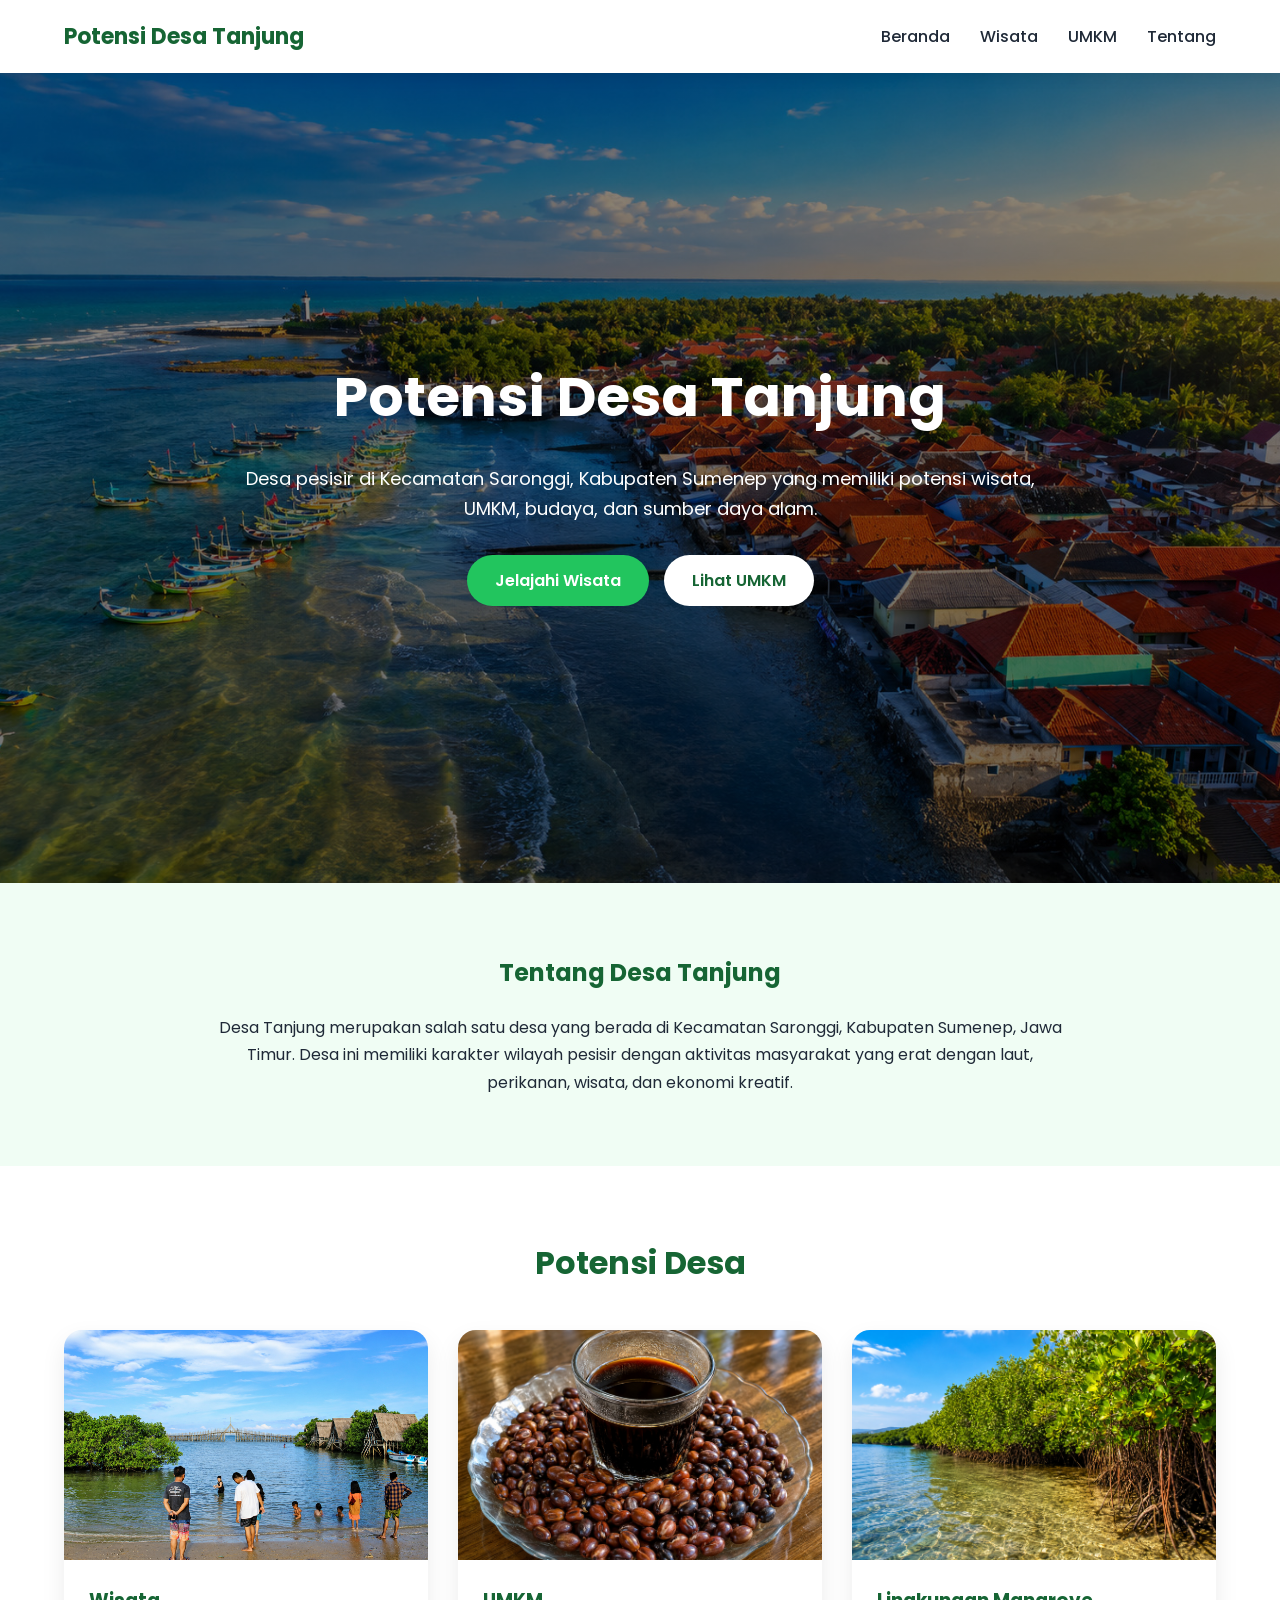
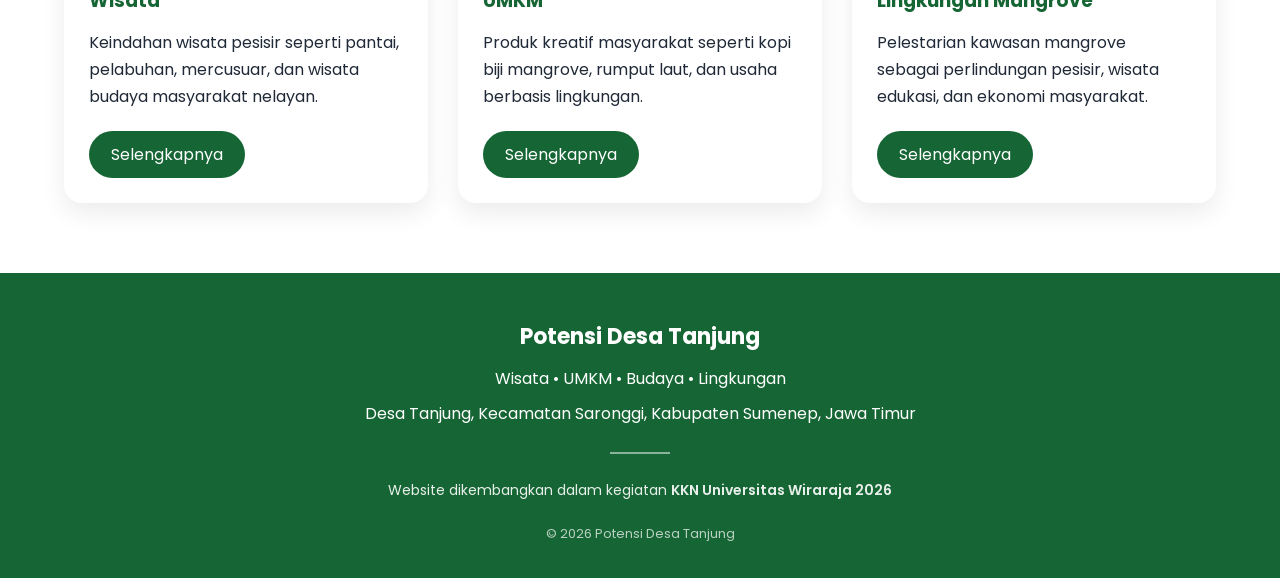
<file: index.html>
<!DOCTYPE html>
<html lang="id">
<head>
    <meta charset="UTF-8">
    <meta name="viewport" content="width=device-width, initial-scale=1.0">
    

    <title>Potensi Desa Tanjung</title>

    <link rel="preconnect" href="https://fonts.googleapis.com">
    <link rel="preconnect" href="https://fonts.gstatic.com" crossorigin>
    <link href="https://fonts.googleapis.com/css2?family=Poppins:wght@300;400;500;600;700&display=swap" rel="stylesheet">

    <link rel="stylesheet" href="css/style.css">
</head>

<body>

<!-- NAVBAR -->
<header>
    <nav class="navbar">

        <div class="logo">
            Potensi Desa Tanjung
        </div>

        <div class="menu-toggle" id="menu-toggle">
            ☰
        </div>

        <ul class="nav-menu" id="nav-menu">
            <li><a href="index.html">Beranda</a></li>
            <li><a href="wisata.html">Wisata</a></li>
            <li><a href="umkm.html">UMKM</a></li>
            <li><a href="tentang.html">Tentang</a></li>
        </ul>

    </nav>
</header>


<!-- HERO SECTION -->
<section class="hero">

    <img src="assets/desa.jpg" 
         alt="Desa Tanjung"
         class="hero-image">

    <div class="hero-overlay"></div>

    <div class="hero-content">

        <h1>
            Potensi Desa Tanjung
        </h1>

        <p>
            Desa pesisir di Kecamatan Saronggi,
            Kabupaten Sumenep 
            yang memiliki potensi wisata, UMKM, budaya,
            dan sumber daya alam.
        </p>


        <div class="hero-button">

            <a href="wisata.html" class="btn-primary">
                Jelajahi Wisata
            </a>

            <a href="umkm.html" class="btn-secondary">
                Lihat UMKM
            </a>

        </div>

    </div>

</section>



<!-- TENTANG SINGKAT -->
<section class="section about">

    <div class="container reveal">

        <h2>
            Tentang Desa Tanjung
        </h2>


        <p>
            Desa Tanjung merupakan salah satu desa yang berada di Kecamatan 
            Saronggi, Kabupaten Sumenep, Jawa Timur. Desa ini memiliki karakter 
            wilayah pesisir dengan aktivitas masyarakat yang erat dengan laut, 
            perikanan, wisata, dan ekonomi kreatif.
        </p>

    </div>

</section>



<!-- POTENSI DESA -->
<section class="section">

<div class="container">


<h2 class="section-title reveal">
    Potensi Desa
</h2>


<div class="card-container">


<!-- CARD 1 -->
<div class="card reveal">

    <img src="assets/wisata/kasoghi.jpg"
         alt="Wisata Desa Tanjung">

    <div class="card-content">

        <h3>
            Wisata
        </h3>

        <p>
            Keindahan wisata pesisir seperti pantai, pelabuhan,
            mercusuar, dan wisata budaya masyarakat nelayan.
        </p>


        <a href="wisata.html" class="card-button">
            Selengkapnya
        </a>

    </div>

</div>



<!-- CARD 2 -->
<div class="card reveal">

    <img src="assets/umkm/kopi.jpg"
         alt="UMKM Desa Tanjung">


    <div class="card-content">

        <h3>
            UMKM
        </h3>

        <p>
            Produk kreatif masyarakat seperti kopi biji mangrove,
            rumput laut, dan usaha berbasis lingkungan.
        </p>


        <a href="umkm.html" class="card-button">
            Selengkapnya
        </a>


    </div>

</div>




<!-- CARD 3 -->
<div class="card reveal">

    <img src="assets/umkm/mangrove.jpg"
         alt="Mangrove Desa Tanjung">


    <div class="card-content">

        <h3>
            Lingkungan Mangrove
        </h3>

        <p>
            Pelestarian kawasan mangrove sebagai perlindungan pesisir,
            wisata edukasi, dan ekonomi masyarakat.
        </p>


        <a href="tentang.html" class="card-button">
            Selengkapnya
        </a>

    </div>

</div>


</div>


</div>

</section>




<!-- FOOTER -->

<footer>

    <div class="container footer-content">

        <h3>Potensi Desa Tanjung</h3>

        <p>
            Wisata • UMKM • Budaya • Lingkungan
        </p>

        <p>
            Desa Tanjung, Kecamatan Saronggi,
            Kabupaten Sumenep, Jawa Timur
        </p>

        <div class="footer-divider"></div>

        <p class="footer-kkn">
            Website dikembangkan dalam kegiatan
            <strong>KKN Universitas Wiraraja 2026</strong>
        </p>

        <p class="footer-copy">
            © 2026 Potensi Desa Tanjung
        </p>

    </div>

</footer>



<script src="js/script.js"></script>

</body>
</html>
</file>
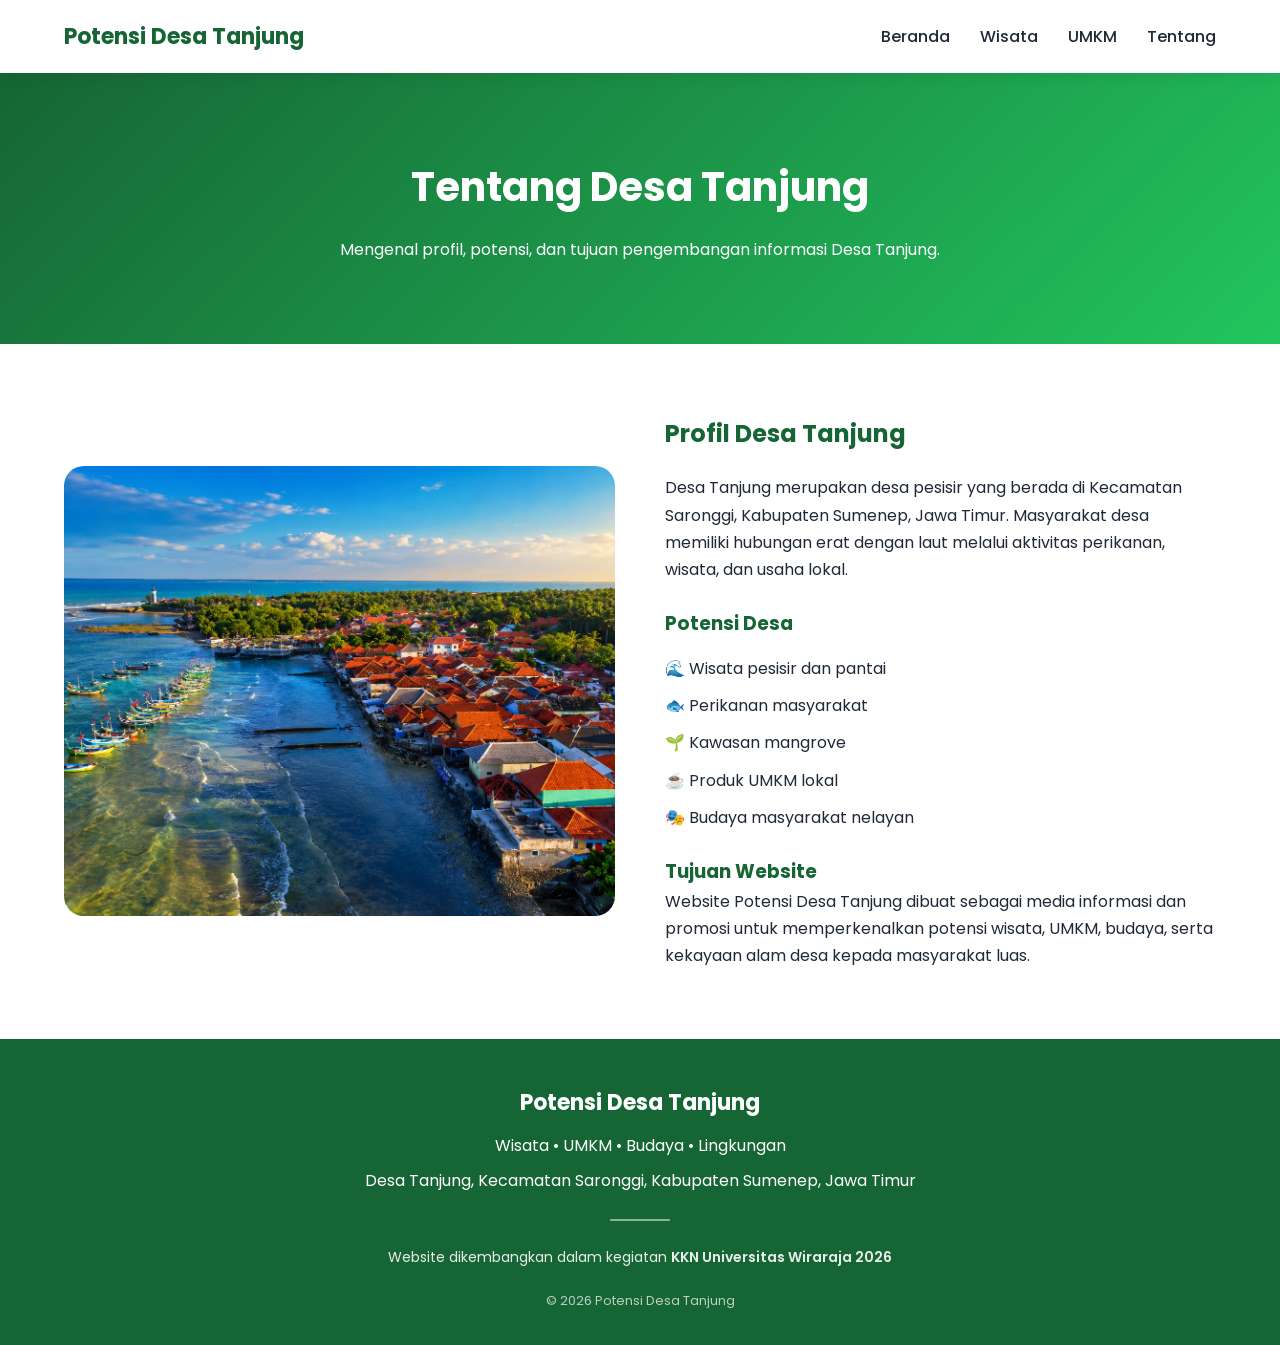
<file: tentang.html>
<!DOCTYPE html>
<html lang="id">

<head>

    <meta charset="UTF-8">
    <meta name="viewport" content="width=device-width, initial-scale=1.0">

    <title>Tentang Desa Tanjung</title>


    <link rel="preconnect" href="https://fonts.googleapis.com">
    <link rel="preconnect" href="https://fonts.gstatic.com" crossorigin>

    <link href="https://fonts.googleapis.com/css2?family=Poppins:wght@300;400;500;600;700&display=swap" rel="stylesheet">


    <link rel="stylesheet" href="css/style.css">

</head>


<body>


<!-- NAVBAR -->

<header>

<nav class="navbar">


    <div class="logo">
        Potensi Desa Tanjung
    </div>


    <div class="menu-toggle" id="menu-toggle">
        ☰
    </div>


    <ul class="nav-menu" id="nav-menu">

        <li>
            <a href="index.html">
                Beranda
            </a>
        </li>


        <li>
            <a href="wisata.html">
                Wisata
            </a>
        </li>


        <li>
            <a href="umkm.html">
                UMKM
            </a>
        </li>


        <li>
            <a href="tentang.html">
                Tentang
            </a>
        </li>

    </ul>


</nav>

</header>







<!-- HEADER -->

<section class="page-header">


<div class="container reveal">


<h1>
Tentang Desa Tanjung
</h1>


<p>
Mengenal profil, potensi, dan tujuan pengembangan informasi Desa Tanjung.
</p>


</div>


</section>









<!-- PROFIL DESA -->


<section class="section">


<div class="container">


<div class="profile-grid reveal">


<!-- FOTO -->

<div class="profile-image">


<img src="assets/desa.jpg"
     alt="Desa Tanjung">


</div>





<!-- INFORMASI -->


<div class="profile-content">


<h2>
Profil Desa Tanjung
</h2>


<p>

Desa Tanjung merupakan desa pesisir yang berada di Kecamatan
Saronggi, Kabupaten Sumenep, Jawa Timur. Masyarakat desa memiliki
hubungan erat dengan laut melalui aktivitas perikanan, wisata,
dan usaha lokal.

</p>



<h3>
Potensi Desa
</h3>


<ul class="list-potensi">


<li>
🌊 Wisata pesisir dan pantai
</li>


<li>
🐟 Perikanan masyarakat
</li>


<li>
🌱 Kawasan mangrove
</li>


<li>
☕ Produk UMKM lokal
</li>


<li>
🎭 Budaya masyarakat nelayan
</li>


</ul>





<h3>
Tujuan Website
</h3>


<p>

Website Potensi Desa Tanjung dibuat sebagai media informasi
dan promosi untuk memperkenalkan potensi wisata, UMKM,
budaya, serta kekayaan alam desa kepada masyarakat luas.

</p>


</div>


</div>


</div>


</section>








<!-- FOOTER -->

<footer>

    <div class="container footer-content">

        <h3>Potensi Desa Tanjung</h3>

        <p>
            Wisata • UMKM • Budaya • Lingkungan
        </p>

        <p>
            Desa Tanjung, Kecamatan Saronggi,
            Kabupaten Sumenep, Jawa Timur
        </p>

        <div class="footer-divider"></div>

        <p class="footer-kkn">
            Website dikembangkan dalam kegiatan
            <strong>KKN Universitas Wiraraja 2026</strong>
        </p>

        <p class="footer-copy">
            © 2026 Potensi Desa Tanjung
        </p>

    </div>

</footer>






<script src="js/script.js"></script>


</body>

</html>
</file>
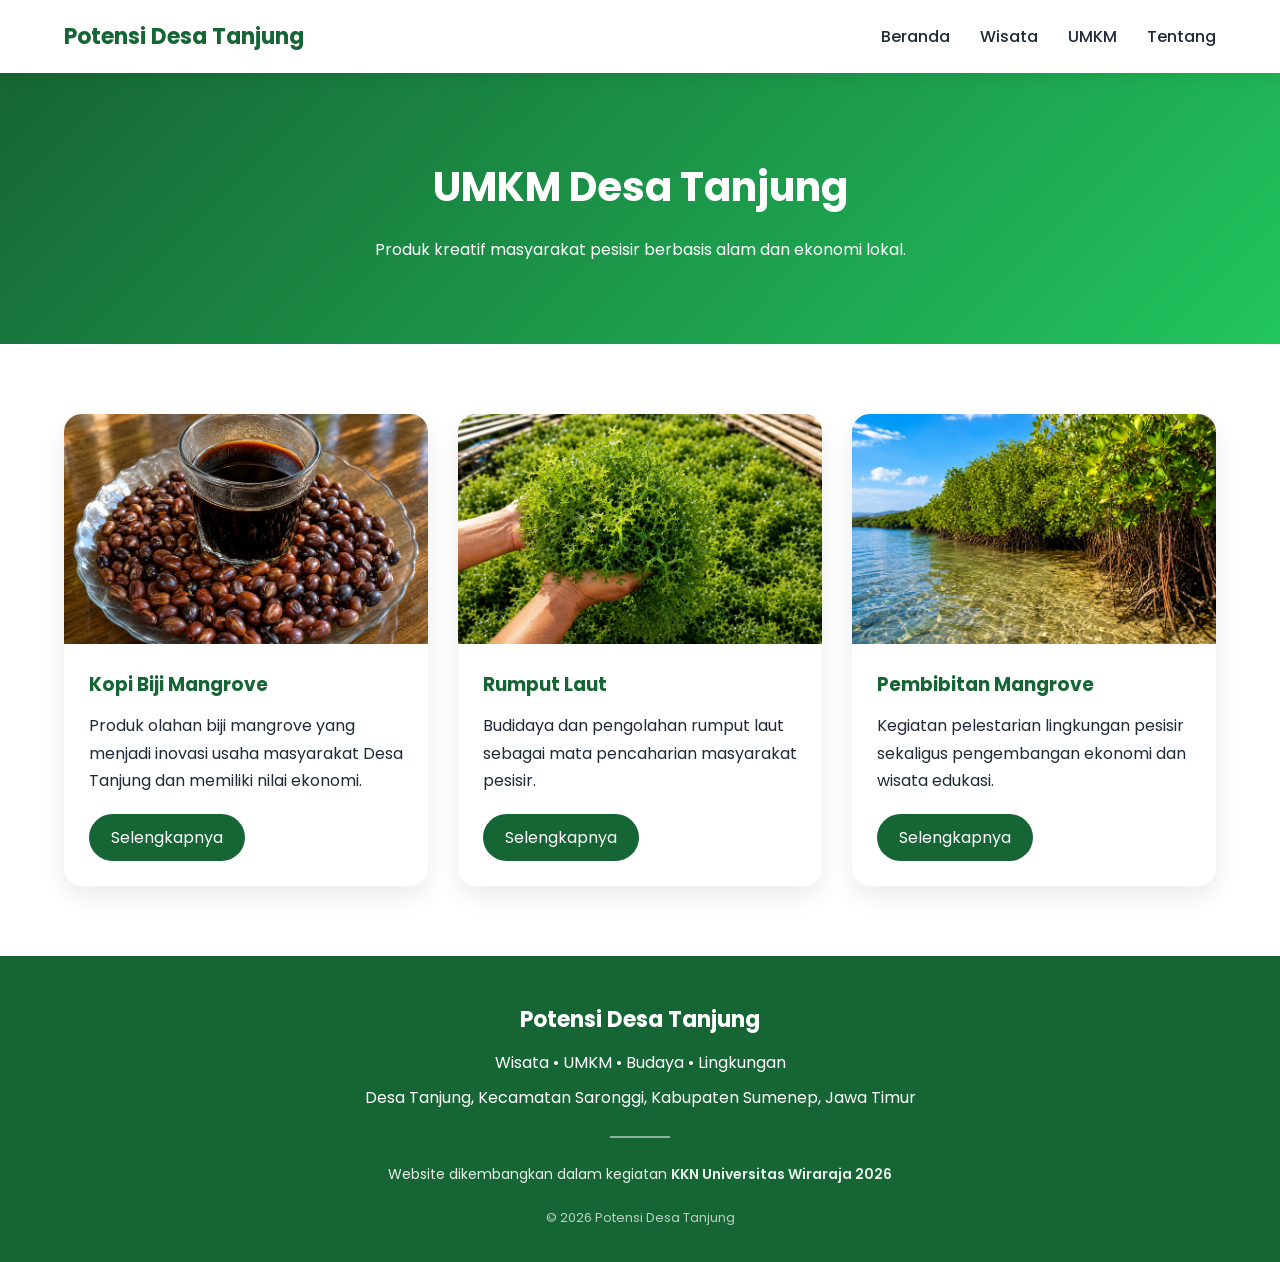
<file: umkm.html>
<!DOCTYPE html>
<html lang="id">

<head>

<meta charset="UTF-8">
<meta name="viewport" content="width=device-width, initial-scale=1.0">

<title>UMKM Desa Tanjung</title>


<link href="https://fonts.googleapis.com/css2?family=Poppins:wght@300;400;500;600;700&display=swap" rel="stylesheet">


<link rel="stylesheet" href="css/style.css">


</head>


<body>



<header>


<nav class="navbar">


<div class="logo">
Potensi Desa Tanjung
</div>


<div class="menu-toggle" id="menu-toggle">
☰
</div>


<ul class="nav-menu" id="nav-menu">


<li>
<a href="index.html">Beranda</a>
</li>


<li>
<a href="wisata.html">Wisata</a>
</li>


<li>
<a href="umkm.html">UMKM</a>
</li>


<li>
<a href="tentang.html">Tentang</a>
</li>


</ul>


</nav>


</header>






<section class="page-header">


<div class="container reveal">


<h1>
UMKM Desa Tanjung
</h1>


<p>
Produk kreatif masyarakat pesisir berbasis alam dan ekonomi lokal.
</p>


</div>


</section>







<section class="section">


<div class="container">


<div class="card-container">






<!-- 1 -->


<div class="card reveal">


<img src="assets/umkm/kopi.jpg"
alt="Kopi Biji Mangrove">


<div class="card-content">


<h3>
Kopi Biji Mangrove
</h3>


<p>
Produk olahan biji mangrove yang menjadi inovasi usaha
masyarakat Desa Tanjung dan memiliki nilai ekonomi.
</p>


<a href="detail/kopi.html" class="card-button">
Selengkapnya
</a>


</div>


</div>






<!-- 2 -->


<div class="card reveal">


<img src="assets/umkm/rumput-laut.jpg"
alt="Rumput Laut">


<div class="card-content">


<h3>
Rumput Laut
</h3>


<p>
Budidaya dan pengolahan rumput laut sebagai mata
pencaharian masyarakat pesisir.
</p>


<a href="detail/rumput-laut.html" class="card-button">
Selengkapnya
</a>


</div>


</div>







<!-- 3 -->


<div class="card reveal">


<img src="assets/umkm/mangrove.jpg"
alt="Pembibitan Mangrove">


<div class="card-content">


<h3>
Pembibitan Mangrove
</h3>


<p>
Kegiatan pelestarian lingkungan pesisir sekaligus
pengembangan ekonomi dan wisata edukasi.
</p>


<a href="detail/mangrove.html" class="card-button">
Selengkapnya
</a>


</div>


</div>




</div>

</div>

</section>




<footer>

    <div class="container footer-content">

        <h3>Potensi Desa Tanjung</h3>

        <p>
            Wisata • UMKM • Budaya • Lingkungan
        </p>

        <p>
            Desa Tanjung, Kecamatan Saronggi,
            Kabupaten Sumenep, Jawa Timur
        </p>

        <div class="footer-divider"></div>

        <p class="footer-kkn">
            Website dikembangkan dalam kegiatan
            <strong>KKN Universitas Wiraraja 2026</strong>
        </p>

        <p class="footer-copy">
            © 2026 Potensi Desa Tanjung
        </p>

    </div>

</footer>





<script src="js/script.js"></script>


</body>

</html>
</file>
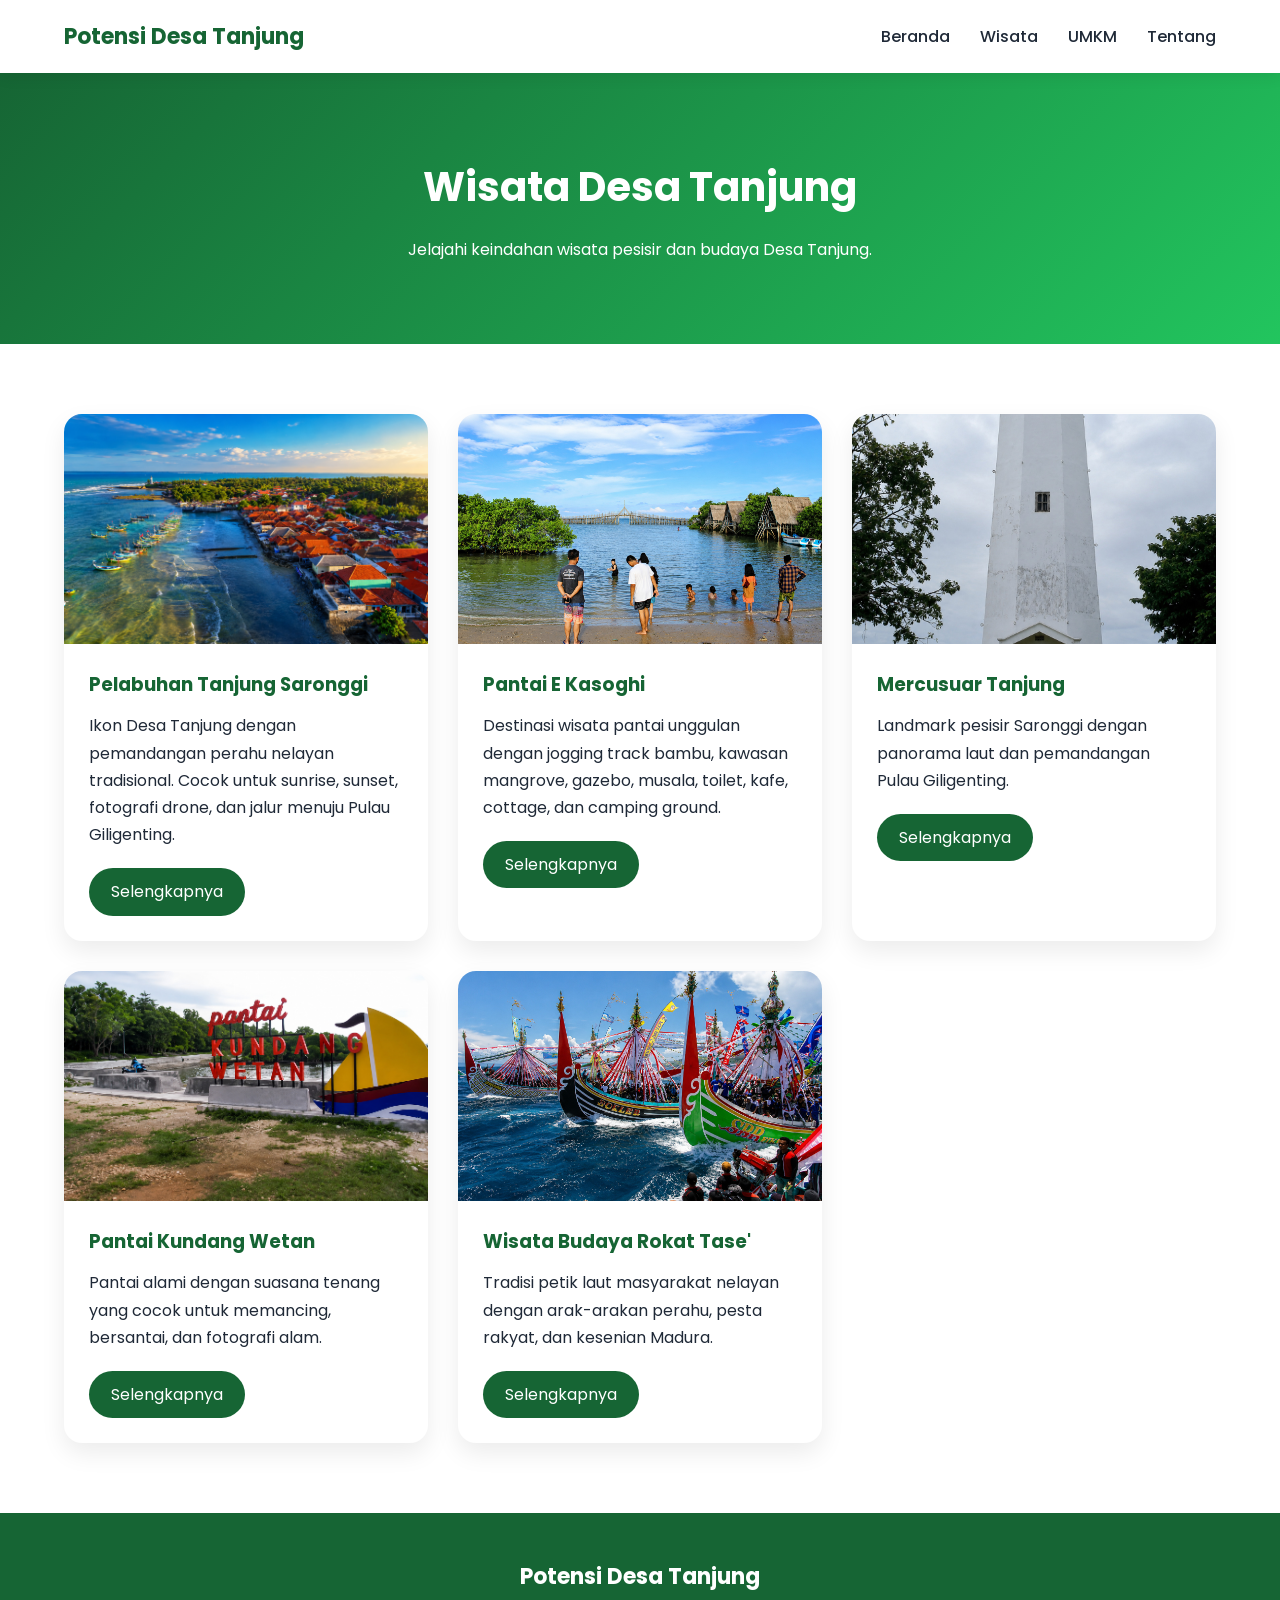
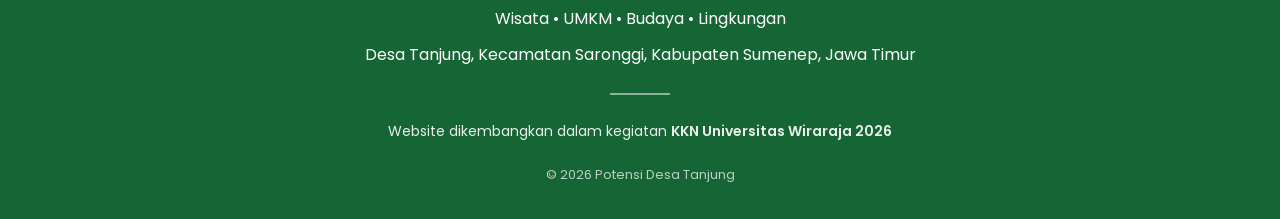
<file: wisata.html>
<!DOCTYPE html>
<html lang="id">

<head>

<meta charset="UTF-8">
<meta name="viewport" content="width=device-width, initial-scale=1.0">

<title>Wisata Desa Tanjung</title>

<link href="https://fonts.googleapis.com/css2?family=Poppins:wght@300;400;500;600;700&display=swap" rel="stylesheet">

<link rel="stylesheet" href="css/style.css">

</head>


<body>


<header>

<nav class="navbar">

<div class="logo">
Potensi Desa Tanjung
</div>


<div class="menu-toggle" id="menu-toggle">
☰
</div>


<ul class="nav-menu" id="nav-menu">

<li>
<a href="index.html">Beranda</a>
</li>

<li>
<a href="wisata.html">Wisata</a>
</li>

<li>
<a href="umkm.html">UMKM</a>
</li>

<li>
<a href="tentang.html">Tentang</a>
</li>

</ul>

</nav>

</header>




<section class="page-header">

<div class="container reveal">

<h1>
Wisata Desa Tanjung
</h1>

<p>
Jelajahi keindahan wisata pesisir dan budaya Desa Tanjung.
</p>

</div>

</section>





<section class="section">

<div class="container">


<div class="card-container">



<!-- 1 -->

<div class="card reveal">


<img src="assets/wisata/pelabuhan.jpg"
alt="Pelabuhan Tanjung">


<div class="card-content">


<h3>
Pelabuhan Tanjung Saronggi
</h3>


<p>
Ikon Desa Tanjung dengan pemandangan perahu nelayan
tradisional. Cocok untuk sunrise, sunset, fotografi drone,
dan jalur menuju Pulau Giligenting.
</p>


<a href="detail/pelabuhan.html" class="card-button">
Selengkapnya
</a>


</div>

</div>





<!-- 2 -->

<div class="card reveal">


<img src="assets/wisata/kasoghi.jpg"
alt="Pantai E Kasoghi">


<div class="card-content">


<h3>
Pantai E Kasoghi
</h3>


<p>
Destinasi wisata pantai unggulan dengan jogging track bambu,
kawasan mangrove, gazebo, musala, toilet, kafe,
cottage, dan camping ground.
</p>


<a href="detail/kasoghi.html" class="card-button">
Selengkapnya
</a>


</div>

</div>





<!-- 3 -->

<div class="card reveal">


<img src="assets/wisata/mercusuar.jpg"
alt="Mercusuar Tanjung">


<div class="card-content">


<h3>
Mercusuar Tanjung
</h3>


<p>
Landmark pesisir Saronggi dengan panorama laut dan
pemandangan Pulau Giligenting.
</p>


<a href="detail/mercusuar.html" class="card-button">
Selengkapnya
</a>


</div>

</div>





<!-- 4 -->

<div class="card reveal">


<img src="assets/wisata/kundang.jpg"
alt="Pantai Kundang Wetan">


<div class="card-content">


<h3>
Pantai Kundang Wetan
</h3>


<p>
Pantai alami dengan suasana tenang yang cocok untuk
memancing, bersantai, dan fotografi alam.
</p>


<a href="detail/kundang.html" class="card-button">
Selengkapnya
</a>


</div>

</div>





<!-- 5 -->

<div class="card reveal">


<img src="assets/wisata/rokat.jpg"
alt="Rokat Tase">


<div class="card-content">


<h3>
Wisata Budaya Rokat Tase'
</h3>


<p>
Tradisi petik laut masyarakat nelayan dengan arak-arakan
perahu, pesta rakyat, dan kesenian Madura.
</p>


<a href="detail/rokat.html" class="card-button">
Selengkapnya
</a>


</div>

</div>



</div>

</div>

</section>




<footer>

    <div class="container footer-content">

        <h3>Potensi Desa Tanjung</h3>

        <p>
            Wisata • UMKM • Budaya • Lingkungan
        </p>

        <p>
            Desa Tanjung, Kecamatan Saronggi,
            Kabupaten Sumenep, Jawa Timur
        </p>

        <div class="footer-divider"></div>

        <p class="footer-kkn">
            Website dikembangkan dalam kegiatan
            <strong>KKN Universitas Wiraraja 2026</strong>
        </p>

        <p class="footer-copy">
            © 2026 Potensi Desa Tanjung
        </p>

    </div>

</footer>



<script src="js/script.js"></script>

</body>

</html>
</file>
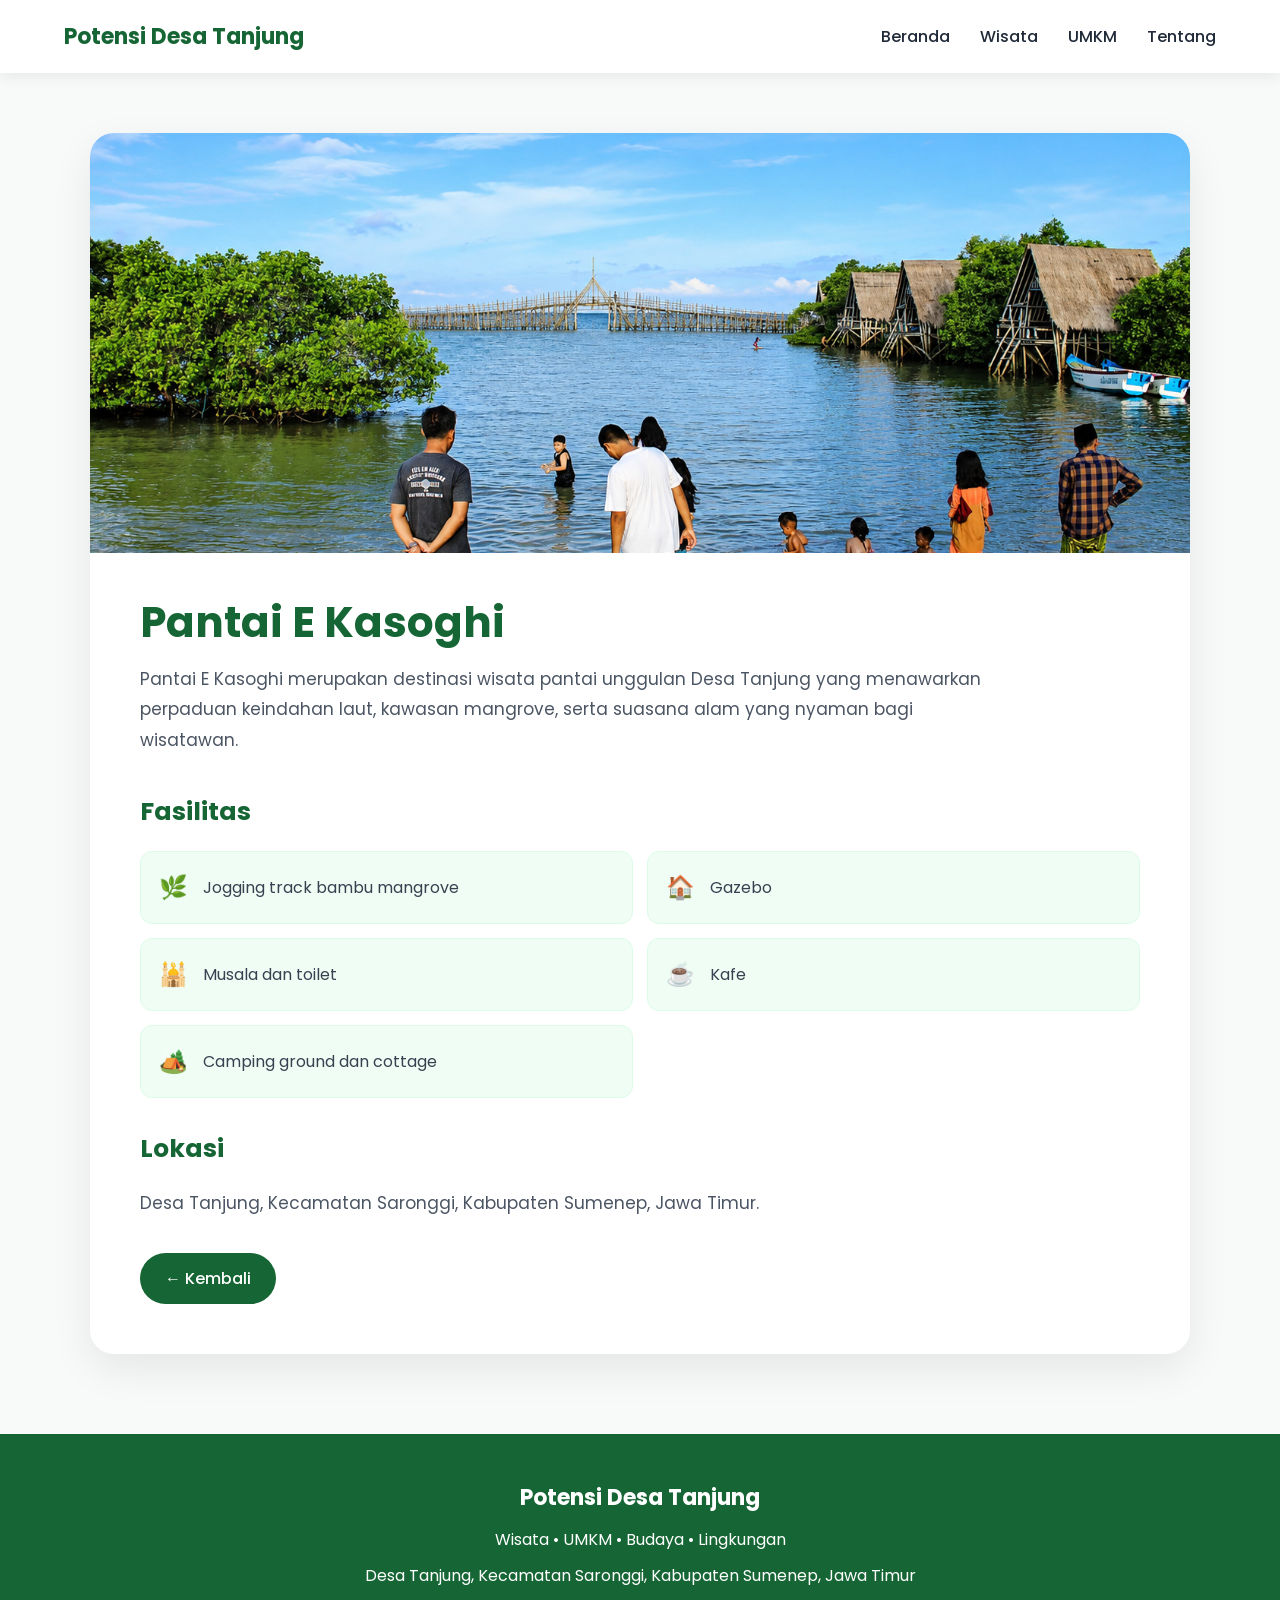
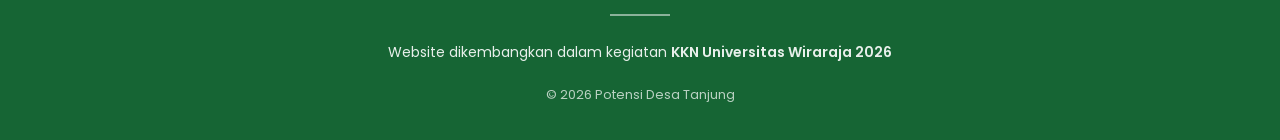
<file: detail/kasoghi.html>
<!DOCTYPE html>
<html lang="id">

<head>

    <meta charset="UTF-8">

    <meta name="viewport" content="width=device-width, initial-scale=1.0">

    <meta name="description"
          content="Informasi wisata Pantai E Kasoghi, Desa Tanjung, Kecamatan Saronggi, Kabupaten Sumenep.">

    <title>Pantai E Kasoghi - Potensi Desa Tanjung</title>


    <!-- Google Font -->
    <link rel="preconnect" href="https://fonts.googleapis.com">

    <link rel="preconnect"
          href="https://fonts.gstatic.com"
          crossorigin>

    <link href="https://fonts.googleapis.com/css2?family=Poppins:wght@300;400;500;600;700&display=swap"
          rel="stylesheet">


    <!-- CSS -->
    <link rel="stylesheet" href="../css/style.css">

</head>


<body>


    <!-- ================================
         NAVBAR
    ================================= -->

    <header>

        <nav class="navbar">

            <a href="../index.html" class="logo">
                Potensi Desa Tanjung
            </a>


            <div class="menu-toggle" id="menu-toggle">
                ☰
            </div>


            <ul class="nav-menu" id="nav-menu">

                <li>
                    <a href="../index.html">
                        Beranda
                    </a>
                </li>

                <li>
                    <a href="../wisata.html">
                        Wisata
                    </a>
                </li>

                <li>
                    <a href="../umkm.html">
                        UMKM
                    </a>
                </li>

                <li>
                    <a href="../tentang.html">
                        Tentang
                    </a>
                </li>

            </ul>

        </nav>

    </header>



    <!-- ================================
         DETAIL WISATA
    ================================= -->

    <main>

        <section class="detail-page">

            <div class="detail-container">


                <!-- GAMBAR -->

                <div class="detail-image">

                    <img
                        src="../assets/wisata/kasoghi.jpg"
                        alt="Pantai E Kasoghi Desa Tanjung"
                    >

                </div>



                <!-- KONTEN -->

                <div class="detail-content">


                    <h1>
                        Pantai E Kasoghi
                    </h1>


                    <p class="detail-description">

                        Pantai E Kasoghi merupakan destinasi wisata
                        pantai unggulan Desa Tanjung yang menawarkan
                        perpaduan keindahan laut, kawasan mangrove,
                        serta suasana alam yang nyaman bagi wisatawan.

                    </p>



                    <!-- FASILITAS -->

                    <div class="detail-block">

                        <h2>
                            Fasilitas
                        </h2>


                        <div class="facility-list">


                            <div class="facility-item">

                                <span>🌿</span>

                                <p>
                                    Jogging track bambu mangrove
                                </p>

                            </div>



                            <div class="facility-item">

                                <span>🏠</span>

                                <p>
                                    Gazebo
                                </p>

                            </div>



                            <div class="facility-item">

                                <span>🕌</span>

                                <p>
                                    Musala dan toilet
                                </p>

                            </div>



                            <div class="facility-item">

                                <span>☕</span>

                                <p>
                                    Kafe
                                </p>

                            </div>



                            <div class="facility-item">

                                <span>🏕️</span>

                                <p>
                                    Camping ground dan cottage
                                </p>

                            </div>


                        </div>

                    </div>



                    <!-- LOKASI -->

                    <div class="detail-block">

                        <h2>
                            Lokasi
                        </h2>


                        <p class="location-text">

                            Desa Tanjung, Kecamatan Saronggi,
                            Kabupaten Sumenep, Jawa Timur.

                        </p>

                    </div>



                    <!-- KEMBALI -->

                    <a href="../wisata.html"
                       class="back-button">

                        ← Kembali

                    </a>


                </div>

            </div>

        </section>

    </main>



    <!-- ================================
         FOOTER
    ================================= -->
<footer>

    <div class="container footer-content">

        <h3>Potensi Desa Tanjung</h3>

        <p>
            Wisata • UMKM • Budaya • Lingkungan
        </p>

        <p>
            Desa Tanjung, Kecamatan Saronggi,
            Kabupaten Sumenep, Jawa Timur
        </p>

        <div class="footer-divider"></div>

        <p class="footer-kkn">
            Website dikembangkan dalam kegiatan
            <strong>KKN Universitas Wiraraja 2026</strong>
        </p>

        <p class="footer-copy">
            © 2026 Potensi Desa Tanjung
        </p>

    </div>

</footer>



    <!-- JAVASCRIPT -->

    <script src="../js/script.js"></script>


</body>

</html>
</file>
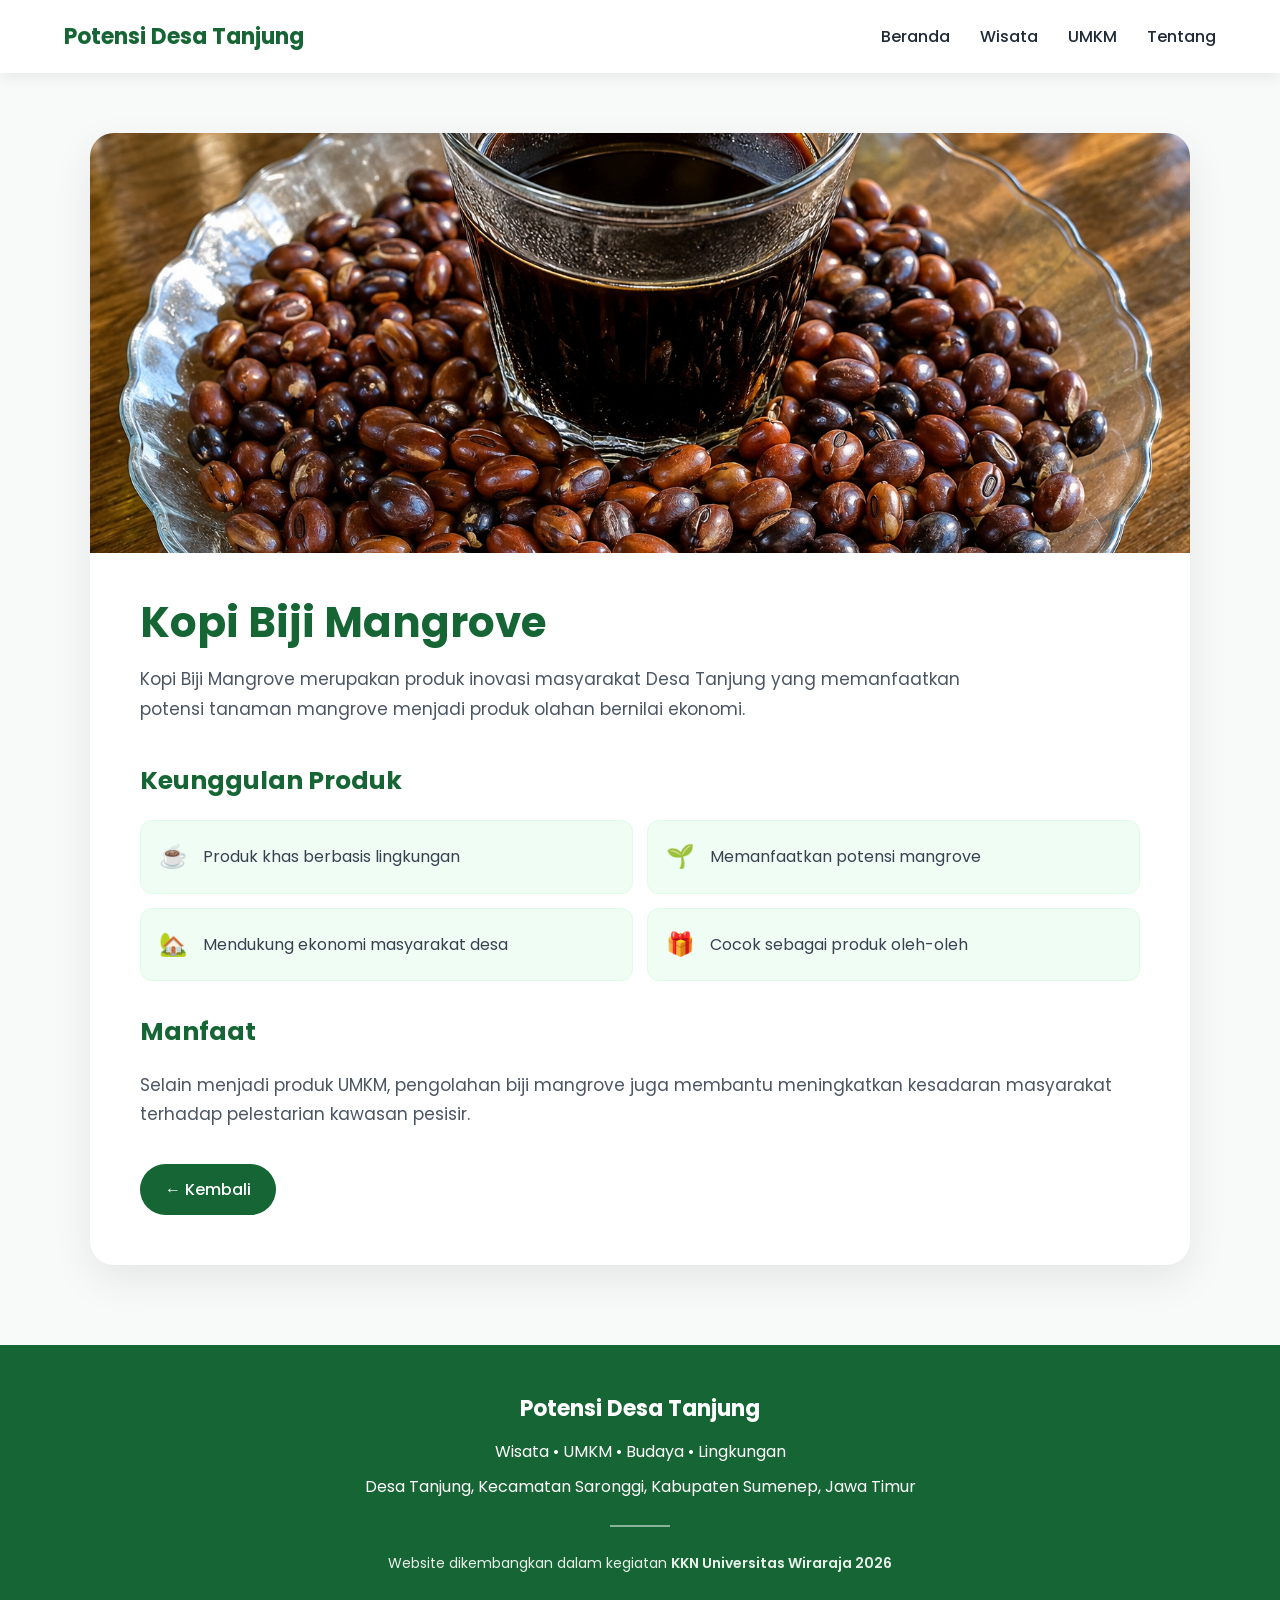
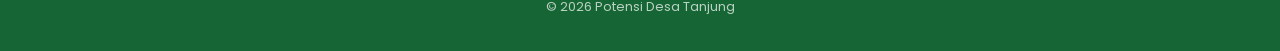
<file: detail/kopi.html>
<!DOCTYPE html>
<html lang="id">

<head>

    <meta charset="UTF-8">
    <meta name="viewport" content="width=device-width, initial-scale=1.0">

    <meta name="description"
          content="Informasi UMKM Kopi Biji Mangrove Desa Tanjung, Kecamatan Saronggi, Kabupaten Sumenep.">

    <title>Kopi Biji Mangrove - Potensi Desa Tanjung</title>

    <link rel="preconnect" href="https://fonts.googleapis.com">
    <link rel="preconnect" href="https://fonts.gstatic.com" crossorigin>

    <link href="https://fonts.googleapis.com/css2?family=Poppins:wght@300;400;500;600;700&display=swap"
          rel="stylesheet">

    <link rel="stylesheet" href="../css/style.css">

</head>


<body>


<header>

    <nav class="navbar">

        <a href="../index.html" class="logo">
             Potensi Desa Tanjung
        </a>

        <div class="menu-toggle" id="menu-toggle">
            ☰
        </div>

        <ul class="nav-menu" id="nav-menu">

            <li><a href="../index.html">Beranda</a></li>
            <li><a href="../wisata.html">Wisata</a></li>
            <li><a href="../umkm.html">UMKM</a></li>
            <li><a href="../tentang.html">Tentang</a></li>

        </ul>

    </nav>

</header>


<main>

<section class="detail-page">

    <div class="detail-container">


        <div class="detail-image">

            <img
                src="../assets/umkm/kopi.jpg"
                alt="Kopi Biji Mangrove"
            >

        </div>


        <div class="detail-content">

            <h1>
                Kopi Biji Mangrove
            </h1>


            <p class="detail-description">
                Kopi Biji Mangrove merupakan produk inovasi masyarakat
                Desa Tanjung yang memanfaatkan potensi tanaman mangrove
                menjadi produk olahan bernilai ekonomi.
            </p>


            <div class="detail-block">

                <h2>
                    Keunggulan Produk
                </h2>

                <div class="facility-list">

                    <div class="facility-item">
                        <span>☕</span>
                        <p>Produk khas berbasis lingkungan</p>
                    </div>

                    <div class="facility-item">
                        <span>🌱</span>
                        <p>Memanfaatkan potensi mangrove</p>
                    </div>

                    <div class="facility-item">
                        <span>🏡</span>
                        <p>Mendukung ekonomi masyarakat desa</p>
                    </div>

                    <div class="facility-item">
                        <span>🎁</span>
                        <p>Cocok sebagai produk oleh-oleh</p>
                    </div>

                </div>

            </div>


            <div class="detail-block">

                <h2>
                    Manfaat
                </h2>

                <p class="location-text">
                    Selain menjadi produk UMKM, pengolahan biji mangrove
                    juga membantu meningkatkan kesadaran masyarakat
                    terhadap pelestarian kawasan pesisir.
                </p>

            </div>


            <a href="../umkm.html" class="back-button">
                ← Kembali
            </a>

        </div>

    </div>

</section>

</main>

<footer>

    <div class="container footer-content">

        <h3>Potensi Desa Tanjung</h3>

        <p>
            Wisata • UMKM • Budaya • Lingkungan
        </p>

        <p>
            Desa Tanjung, Kecamatan Saronggi,
            Kabupaten Sumenep, Jawa Timur
        </p>

        <div class="footer-divider"></div>

        <p class="footer-kkn">
            Website dikembangkan dalam kegiatan
            <strong>KKN Universitas Wiraraja 2026</strong>
        </p>

        <p class="footer-copy">
            © 2026 Potensi Desa Tanjung
        </p>

    </div>

</footer>

<script src="../js/script.js"></script>

</body>

</html>
</file>
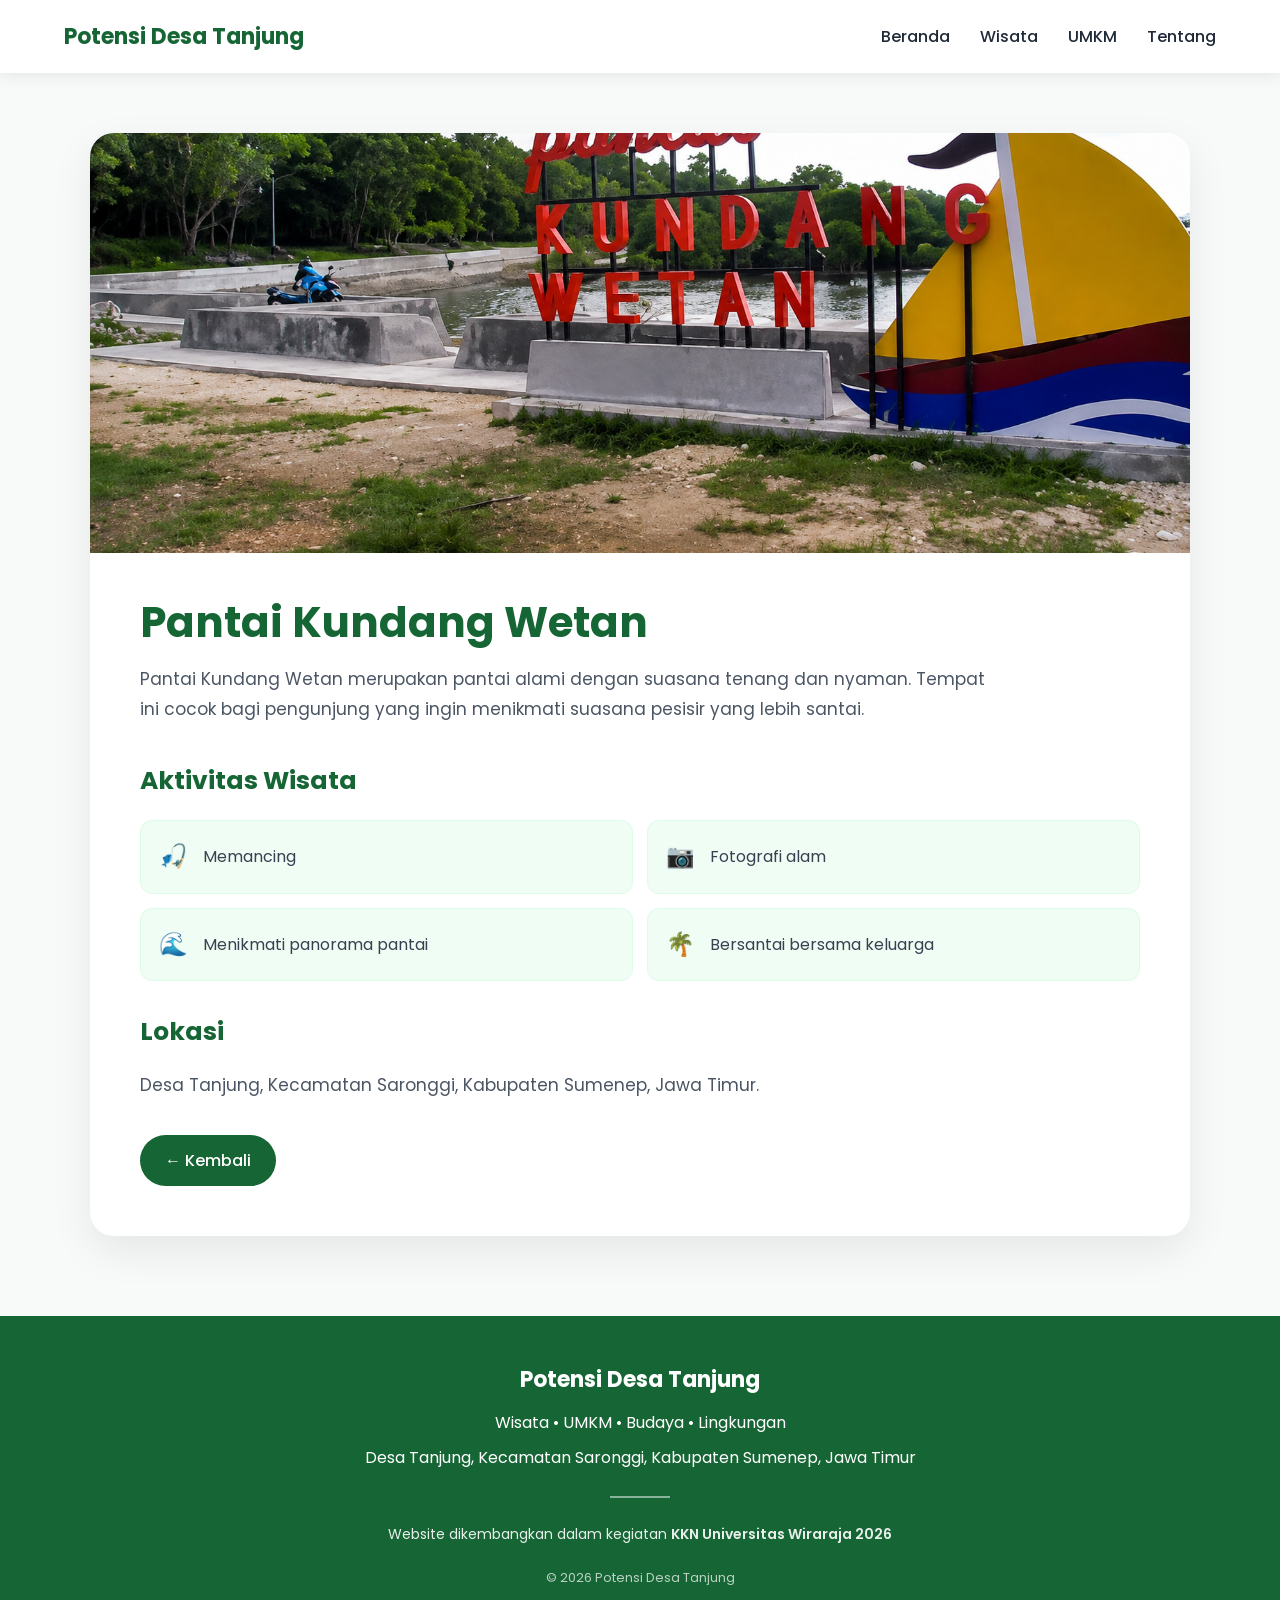
<file: detail/kundang.html>
<!DOCTYPE html>
<html lang="id">

<head>

    <meta charset="UTF-8">
    <meta name="viewport" content="width=device-width, initial-scale=1.0">

    <meta name="description"
          content="Informasi wisata Pantai Kundang Wetan, Desa Tanjung, Kecamatan Saronggi, Kabupaten Sumenep.">

    <title>Pantai Kundang Wetan - Potensi Desa Tanjung</title>

    <link rel="preconnect" href="https://fonts.googleapis.com">
    <link rel="preconnect" href="https://fonts.gstatic.com" crossorigin>

    <link href="https://fonts.googleapis.com/css2?family=Poppins:wght@300;400;500;600;700&display=swap"
          rel="stylesheet">

    <link rel="stylesheet" href="../css/style.css">

</head>


<body>


<header>

    <nav class="navbar">

        <a href="../index.html" class="logo">
             Potensi Desa Tanjung
        </a>

        <div class="menu-toggle" id="menu-toggle">
            ☰
        </div>

        <ul class="nav-menu" id="nav-menu">

            <li>
                <a href="../index.html">Beranda</a>
            </li>

            <li>
                <a href="../wisata.html">Wisata</a>
            </li>

            <li>
                <a href="../umkm.html">UMKM</a>
            </li>

            <li>
                <a href="../tentang.html">Tentang</a>
            </li>

        </ul>

    </nav>

</header>


<main>

<section class="detail-page">

    <div class="detail-container">


        <div class="detail-image">

            <img
                src="../assets/wisata/kundang.jpg"
                alt="Pantai Kundang Wetan"
            >

        </div>


        <div class="detail-content">

            <h1>
                Pantai Kundang Wetan
            </h1>


            <p class="detail-description">
                Pantai Kundang Wetan merupakan pantai alami dengan
                suasana tenang dan nyaman. Tempat ini cocok bagi
                pengunjung yang ingin menikmati suasana pesisir
                yang lebih santai.
            </p>


            <div class="detail-block">

                <h2>
                    Aktivitas Wisata
                </h2>

                <div class="facility-list">

                    <div class="facility-item">
                        <span>🎣</span>
                        <p>Memancing</p>
                    </div>

                    <div class="facility-item">
                        <span>📷</span>
                        <p>Fotografi alam</p>
                    </div>

                    <div class="facility-item">
                        <span>🌊</span>
                        <p>Menikmati panorama pantai</p>
                    </div>

                    <div class="facility-item">
                        <span>🌴</span>
                        <p>Bersantai bersama keluarga</p>
                    </div>

                </div>

            </div>


            <div class="detail-block">

                <h2>
                    Lokasi
                </h2>

                <p class="location-text">
                    Desa Tanjung, Kecamatan Saronggi,
                    Kabupaten Sumenep, Jawa Timur.
                </p>

            </div>


            <a href="../wisata.html" class="back-button">
                ← Kembali
            </a>

        </div>

    </div>

</section>

</main>

<footer>

    <div class="container footer-content">

        <h3>Potensi Desa Tanjung</h3>

        <p>
            Wisata • UMKM • Budaya • Lingkungan
        </p>

        <p>
            Desa Tanjung, Kecamatan Saronggi,
            Kabupaten Sumenep, Jawa Timur
        </p>

        <div class="footer-divider"></div>

        <p class="footer-kkn">
            Website dikembangkan dalam kegiatan
            <strong>KKN Universitas Wiraraja 2026</strong>
        </p>

        <p class="footer-copy">
            © 2026 Potensi Desa Tanjung
        </p>

    </div>

</footer>


<script src="../js/script.js"></script>

</body>

</html>
</file>
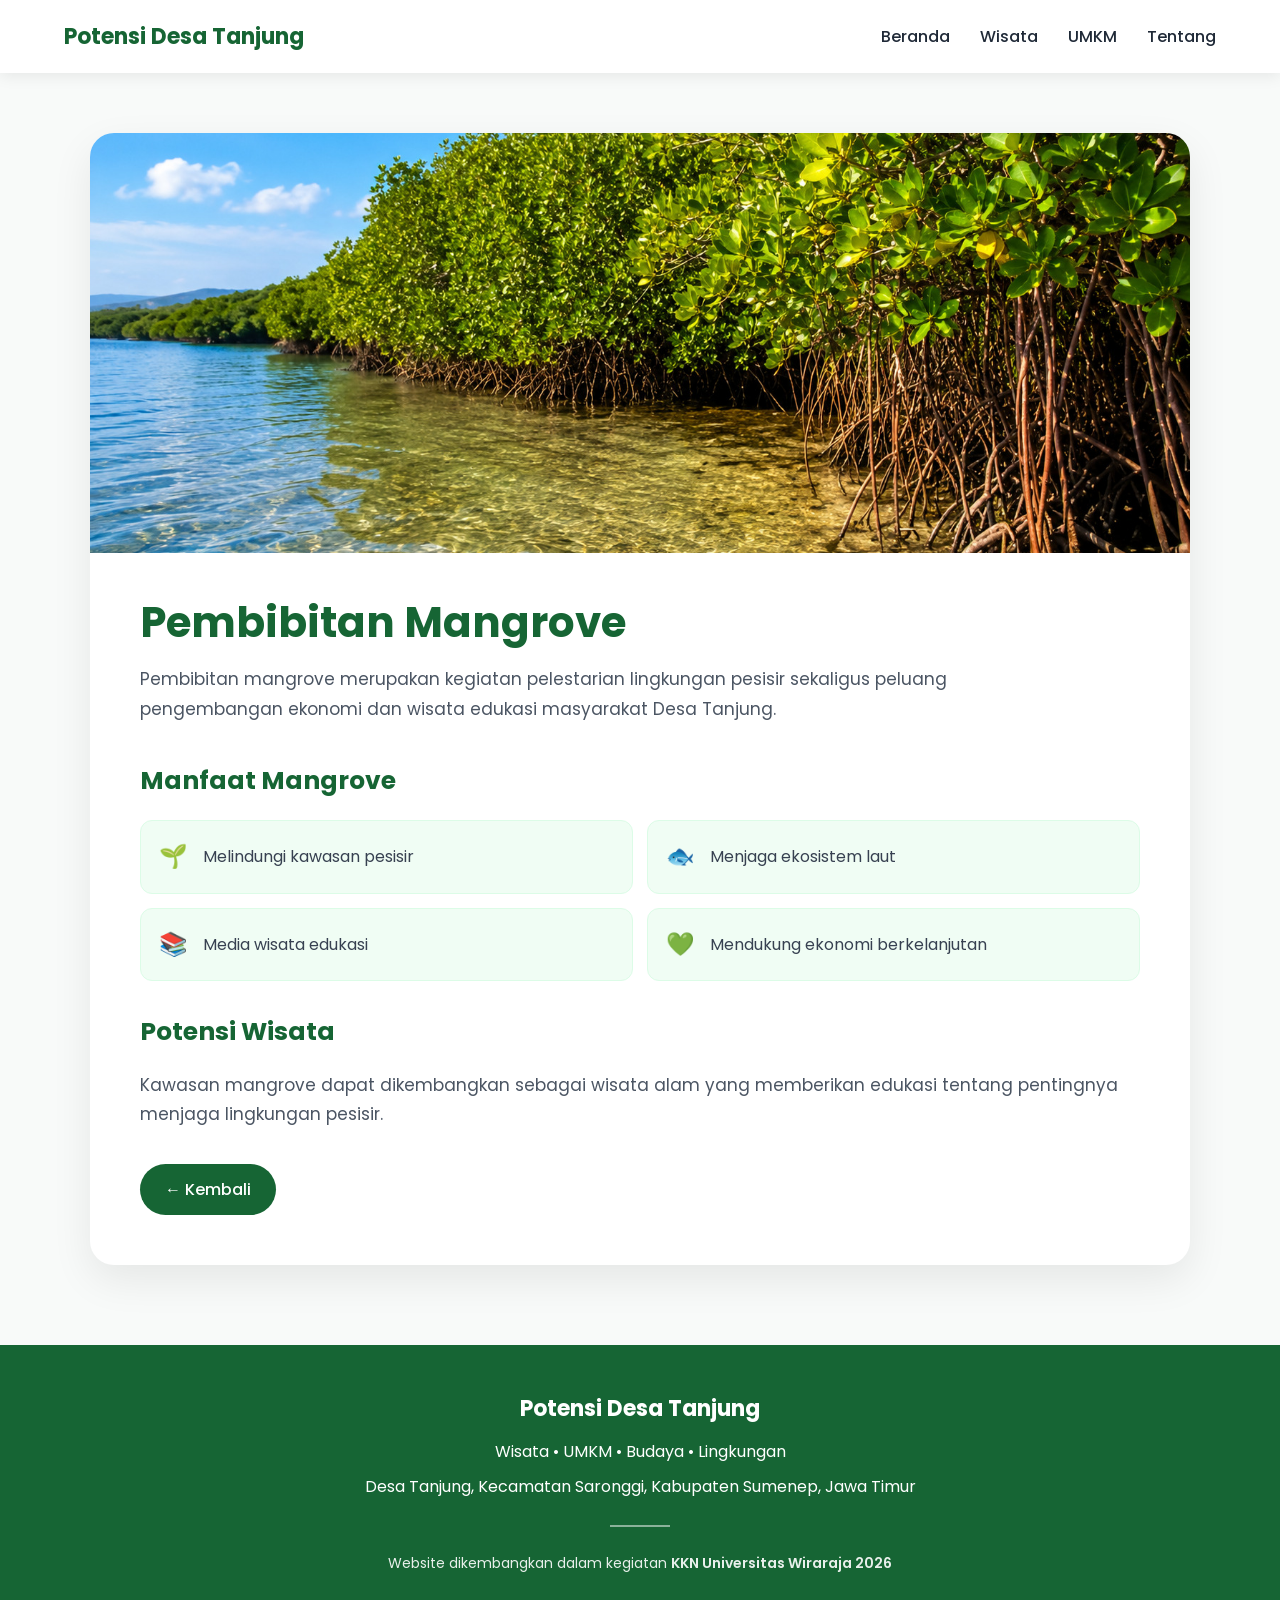
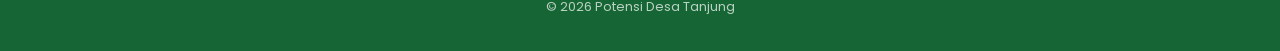
<file: detail/mangrove.html>
<!DOCTYPE html>
<html lang="id">

<head>

    <meta charset="UTF-8">
    <meta name="viewport" content="width=device-width, initial-scale=1.0">

    <meta name="description"
          content="Informasi Pembibitan Mangrove Desa Tanjung, Kecamatan Saronggi, Kabupaten Sumenep.">

    <title>Pembibitan Mangrove - Potensi Desa Tanjung</title>

    <link rel="preconnect" href="https://fonts.googleapis.com">
    <link rel="preconnect" href="https://fonts.gstatic.com" crossorigin>

    <link href="https://fonts.googleapis.com/css2?family=Poppins:wght@300;400;500;600;700&display=swap"
          rel="stylesheet">

    <link rel="stylesheet" href="../css/style.css">

</head>


<body>


<header>

    <nav class="navbar">

        <a href="../index.html" class="logo">
            Potensi Desa Tanjung
        </a>

        <div class="menu-toggle" id="menu-toggle">
            ☰
        </div>

        <ul class="nav-menu" id="nav-menu">

            <li><a href="../index.html">Beranda</a></li>
            <li><a href="../wisata.html">Wisata</a></li>
            <li><a href="../umkm.html">UMKM</a></li>
            <li><a href="../tentang.html">Tentang</a></li>

        </ul>

    </nav>

</header>


<main>

<section class="detail-page">

    <div class="detail-container">


        <div class="detail-image">

            <img
                src="../assets/umkm/mangrove.jpg"
                alt="Pembibitan Mangrove"
            >

        </div>


        <div class="detail-content">

            <h1>
                Pembibitan Mangrove
            </h1>


            <p class="detail-description">
                Pembibitan mangrove merupakan kegiatan pelestarian
                lingkungan pesisir sekaligus peluang pengembangan
                ekonomi dan wisata edukasi masyarakat Desa Tanjung.
            </p>


            <div class="detail-block">

                <h2>
                    Manfaat Mangrove
                </h2>

                <div class="facility-list">

                    <div class="facility-item">
                        <span>🌱</span>
                        <p>Melindungi kawasan pesisir</p>
                    </div>

                    <div class="facility-item">
                        <span>🐟</span>
                        <p>Menjaga ekosistem laut</p>
                    </div>

                    <div class="facility-item">
                        <span>📚</span>
                        <p>Media wisata edukasi</p>
                    </div>

                    <div class="facility-item">
                        <span>💚</span>
                        <p>Mendukung ekonomi berkelanjutan</p>
                    </div>

                </div>

            </div>


            <div class="detail-block">

                <h2>
                    Potensi Wisata
                </h2>

                <p class="location-text">
                    Kawasan mangrove dapat dikembangkan sebagai wisata
                    alam yang memberikan edukasi tentang pentingnya
                    menjaga lingkungan pesisir.
                </p>

            </div>


            <a href="../umkm.html" class="back-button">
                ← Kembali
            </a>

        </div>

    </div>

</section>

</main>

<footer>

    <div class="container footer-content">

        <h3>Potensi Desa Tanjung</h3>

        <p>
            Wisata • UMKM • Budaya • Lingkungan
        </p>

        <p>
            Desa Tanjung, Kecamatan Saronggi,
            Kabupaten Sumenep, Jawa Timur
        </p>

        <div class="footer-divider"></div>

        <p class="footer-kkn">
            Website dikembangkan dalam kegiatan
            <strong>KKN Universitas Wiraraja 2026</strong>
        </p>

        <p class="footer-copy">
            © 2026 Potensi Desa Tanjung
        </p>

    </div>

</footer>

<script src="../js/script.js"></script>

</body>

</html>
</file>
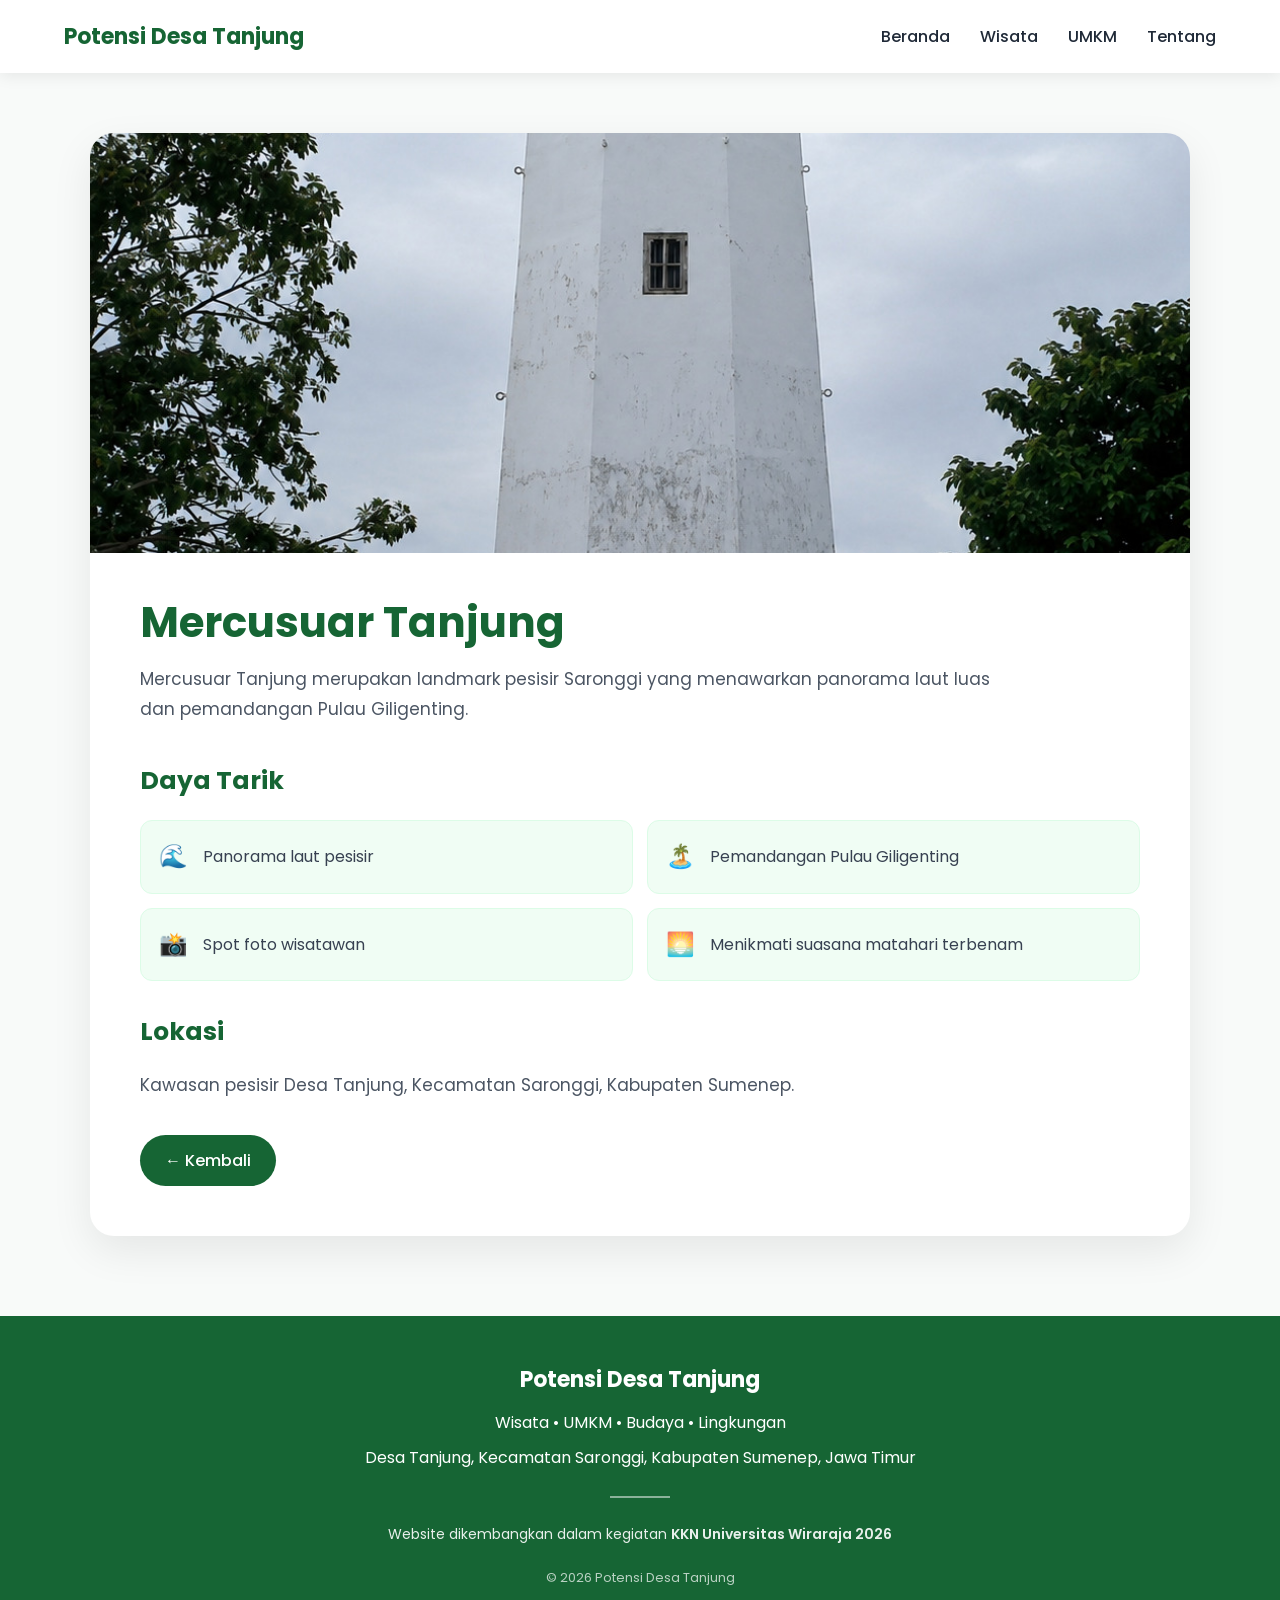
<file: detail/mercusuar.html>
<!DOCTYPE html>
<html lang="id">

<head>

    <meta charset="UTF-8">
    <meta name="viewport" content="width=device-width, initial-scale=1.0">

    <meta name="description"
          content="Informasi wisata Mercusuar Tanjung, Desa Tanjung, Kecamatan Saronggi, Kabupaten Sumenep.">

    <title>Mercusuar Tanjung - Potensi Desa Tanjung</title>

    <link rel="preconnect" href="https://fonts.googleapis.com">
    <link rel="preconnect" href="https://fonts.gstatic.com" crossorigin>

    <link href="https://fonts.googleapis.com/css2?family=Poppins:wght@300;400;500;600;700&display=swap"
          rel="stylesheet">

    <link rel="stylesheet" href="../css/style.css">

</head>


<body>


<header>

    <nav class="navbar">

        <a href="../index.html" class="logo">
             Potensi Desa Tanjung
        </a>

        <div class="menu-toggle" id="menu-toggle">
            ☰
        </div>

        <ul class="nav-menu" id="nav-menu">

            <li><a href="../index.html">Beranda</a></li>
            <li><a href="../wisata.html">Wisata</a></li>
            <li><a href="../umkm.html">UMKM</a></li>
            <li><a href="../tentang.html">Tentang</a></li>

        </ul>

    </nav>

</header>


<main>

<section class="detail-page">

    <div class="detail-container">


        <div class="detail-image">

            <img
                src="../assets/wisata/mercusuar.jpg"
                alt="Mercusuar Tanjung"
            >

        </div>


        <div class="detail-content">

            <h1>
                Mercusuar Tanjung
            </h1>


            <p class="detail-description">
                Mercusuar Tanjung merupakan landmark pesisir Saronggi
                yang menawarkan panorama laut luas dan pemandangan
                Pulau Giligenting.
            </p>


            <div class="detail-block">

                <h2>
                    Daya Tarik
                </h2>

                <div class="facility-list">

                    <div class="facility-item">
                        <span>🌊</span>
                        <p>Panorama laut pesisir</p>
                    </div>

                    <div class="facility-item">
                        <span>🏝️</span>
                        <p>Pemandangan Pulau Giligenting</p>
                    </div>

                    <div class="facility-item">
                        <span>📸</span>
                        <p>Spot foto wisatawan</p>
                    </div>

                    <div class="facility-item">
                        <span>🌅</span>
                        <p>Menikmati suasana matahari terbenam</p>
                    </div>

                </div>

            </div>


            <div class="detail-block">

                <h2>
                    Lokasi
                </h2>

                <p class="location-text">
                    Kawasan pesisir Desa Tanjung,
                    Kecamatan Saronggi, Kabupaten Sumenep.
                </p>

            </div>


            <a href="../wisata.html" class="back-button">
                ← Kembali
            </a>

        </div>

    </div>

</section>

</main>

<footer>

    <div class="container footer-content">

        <h3>Potensi Desa Tanjung</h3>

        <p>
            Wisata • UMKM • Budaya • Lingkungan
        </p>

        <p>
            Desa Tanjung, Kecamatan Saronggi,
            Kabupaten Sumenep, Jawa Timur
        </p>

        <div class="footer-divider"></div>

        <p class="footer-kkn">
            Website dikembangkan dalam kegiatan
            <strong>KKN Universitas Wiraraja 2026</strong>
        </p>

        <p class="footer-copy">
            © 2026 Potensi Desa Tanjung
        </p>

    </div>

</footer>


<script src="../js/script.js"></script>

</body>

</html>
</file>
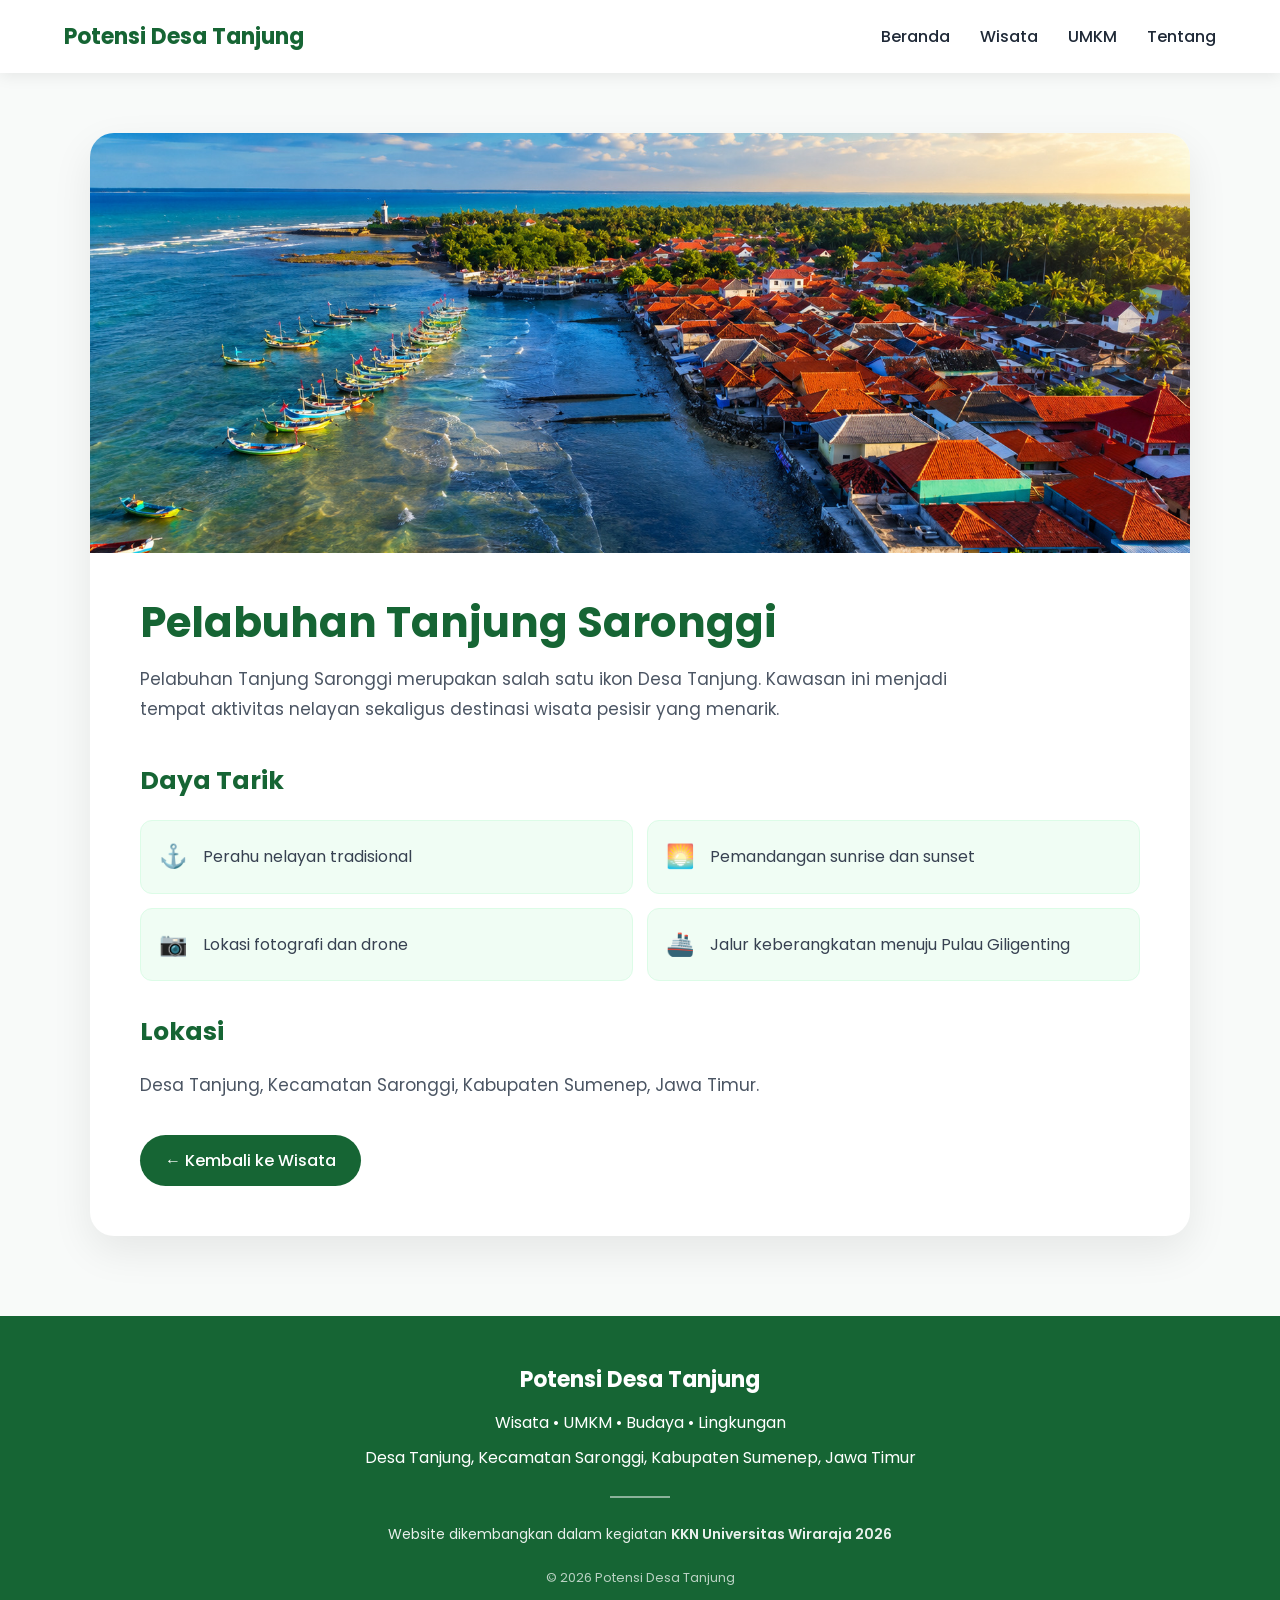
<file: detail/pelabuhan.html>
<!DOCTYPE html>
<html lang="id">

<head>

    <meta charset="UTF-8">
    <meta name="viewport" content="width=device-width, initial-scale=1.0">

    <meta name="description"
          content="Informasi wisata Pelabuhan Tanjung Saronggi, Desa Tanjung, Kabupaten Sumenep.">

    <title>Pelabuhan Tanjung Saronggi - Potensi Desa Tanjung</title>

    <link rel="preconnect" href="https://fonts.googleapis.com">
    <link rel="preconnect" href="https://fonts.gstatic.com" crossorigin>

    <link href="https://fonts.googleapis.com/css2?family=Poppins:wght@300;400;500;600;700&display=swap"
          rel="stylesheet">

    <link rel="stylesheet" href="../css/style.css">

</head>


<body>


<header>

    <nav class="navbar">

        <a href="../index.html" class="logo">
            Potensi Desa Tanjung
        </a>

        <div class="menu-toggle" id="menu-toggle">
            ☰
        </div>

        <ul class="nav-menu" id="nav-menu">

            <li><a href="../index.html">Beranda</a></li>
            <li><a href="../wisata.html">Wisata</a></li>
            <li><a href="../umkm.html">UMKM</a></li>
            <li><a href="../tentang.html">Tentang</a></li>

        </ul>

    </nav>

</header>


<main>

<section class="detail-page">

    <div class="detail-container">


        <div class="detail-image">

            <img
                src="../assets/wisata/pelabuhan.jpg"
                alt="Pelabuhan Tanjung Saronggi"
            >

        </div>


        <div class="detail-content">

            <h1>
                Pelabuhan Tanjung Saronggi
            </h1>


            <p class="detail-description">
                Pelabuhan Tanjung Saronggi merupakan salah satu ikon
                Desa Tanjung. Kawasan ini menjadi tempat aktivitas
                nelayan sekaligus destinasi wisata pesisir yang menarik.
            </p>


            <div class="detail-block">

                <h2>
                    Daya Tarik
                </h2>

                <div class="facility-list">

                    <div class="facility-item">
                        <span>⚓</span>
                        <p>Perahu nelayan tradisional</p>
                    </div>

                    <div class="facility-item">
                        <span>🌅</span>
                        <p>Pemandangan sunrise dan sunset</p>
                    </div>

                    <div class="facility-item">
                        <span>📷</span>
                        <p>Lokasi fotografi dan drone</p>
                    </div>

                    <div class="facility-item">
                        <span>🚢</span>
                        <p>Jalur keberangkatan menuju Pulau Giligenting</p>
                    </div>

                </div>

            </div>


            <div class="detail-block">

                <h2>
                    Lokasi
                </h2>

                <p class="location-text">
                    Desa Tanjung, Kecamatan Saronggi,
                    Kabupaten Sumenep, Jawa Timur.
                </p>

            </div>


            <a href="../wisata.html" class="back-button">
                ← Kembali ke Wisata
            </a>

        </div>

    </div>

</section>

</main>

<footer>

    <div class="container footer-content">

        <h3>Potensi Desa Tanjung</h3>

        <p>
            Wisata • UMKM • Budaya • Lingkungan
        </p>

        <p>
            Desa Tanjung, Kecamatan Saronggi,
            Kabupaten Sumenep, Jawa Timur
        </p>

        <div class="footer-divider"></div>

        <p class="footer-kkn">
            Website dikembangkan dalam kegiatan
            <strong>KKN Universitas Wiraraja 2026</strong>
        </p>

        <p class="footer-copy">
            © 2026 Potensi Desa Tanjung
        </p>

    </div>

</footer>


<script src="../js/script.js"></script>

</body>

</html>
</file>
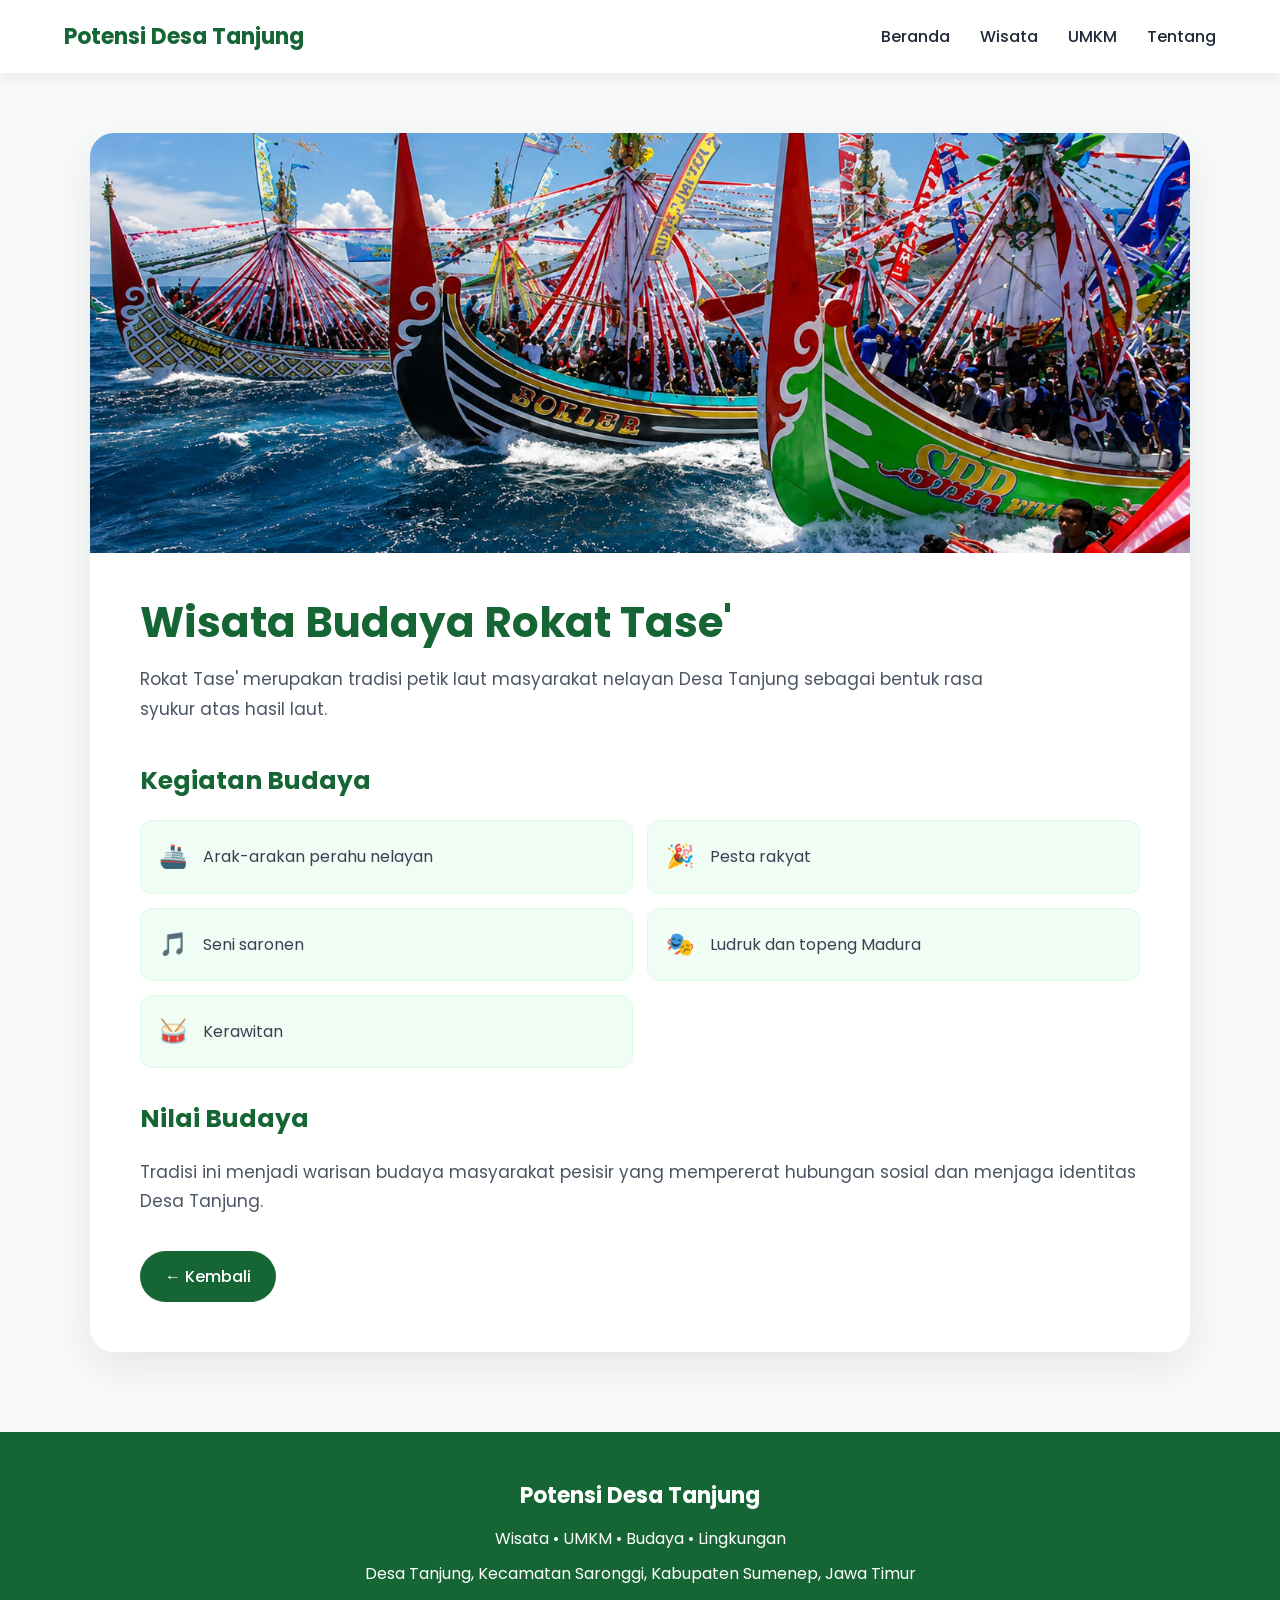
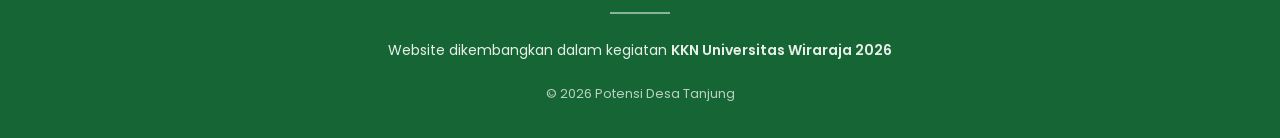
<file: detail/rokat.html>
<!DOCTYPE html>
<html lang="id">

<head>

    <meta charset="UTF-8">
    <meta name="viewport" content="width=device-width, initial-scale=1.0">

    <meta name="description"
          content="Informasi Wisata Budaya Rokat Tase' Desa Tanjung, Kecamatan Saronggi, Kabupaten Sumenep.">

    <title>Wisata Budaya Rokat Tase' - Potensi Desa Tanjung</title>

    <link rel="preconnect" href="https://fonts.googleapis.com">
    <link rel="preconnect" href="https://fonts.gstatic.com" crossorigin>

    <link href="https://fonts.googleapis.com/css2?family=Poppins:wght@300;400;500;600;700&display=swap"
          rel="stylesheet">

    <link rel="stylesheet" href="../css/style.css">

</head>


<body>


<header>

    <nav class="navbar">

        <a href="../index.html" class="logo">
            Potensi Desa Tanjung
        </a>

        <div class="menu-toggle" id="menu-toggle">
            ☰
        </div>

        <ul class="nav-menu" id="nav-menu">

            <li><a href="../index.html">Beranda</a></li>
            <li><a href="../wisata.html">Wisata</a></li>
            <li><a href="../umkm.html">UMKM</a></li>
            <li><a href="../tentang.html">Tentang</a></li>

        </ul>

    </nav>

</header>


<main>

<section class="detail-page">

    <div class="detail-container">


        <div class="detail-image">

            <img
                src="../assets/wisata/rokat.jpg"
                alt="Wisata Budaya Rokat Tase"
            >

        </div>


        <div class="detail-content">

            <h1>
                Wisata Budaya Rokat Tase'
            </h1>


            <p class="detail-description">
                Rokat Tase' merupakan tradisi petik laut masyarakat
                nelayan Desa Tanjung sebagai bentuk rasa syukur
                atas hasil laut.
            </p>


            <div class="detail-block">

                <h2>
                    Kegiatan Budaya
                </h2>

                <div class="facility-list">

                    <div class="facility-item">
                        <span>🚢</span>
                        <p>Arak-arakan perahu nelayan</p>
                    </div>

                    <div class="facility-item">
                        <span>🎉</span>
                        <p>Pesta rakyat</p>
                    </div>

                    <div class="facility-item">
                        <span>🎵</span>
                        <p>Seni saronen</p>
                    </div>

                    <div class="facility-item">
                        <span>🎭</span>
                        <p>Ludruk dan topeng Madura</p>
                    </div>

                    <div class="facility-item">
                        <span>🥁</span>
                        <p>Kerawitan</p>
                    </div>

                </div>

            </div>


            <div class="detail-block">

                <h2>
                    Nilai Budaya
                </h2>

                <p class="location-text">
                    Tradisi ini menjadi warisan budaya masyarakat
                    pesisir yang mempererat hubungan sosial dan
                    menjaga identitas Desa Tanjung.
                </p>

            </div>


            <a href="../wisata.html" class="back-button">
                ← Kembali
            </a>

        </div>

    </div>

</section>

</main>

<footer>

    <div class="container footer-content">

        <h3>Potensi Desa Tanjung</h3>

        <p>
            Wisata • UMKM • Budaya • Lingkungan
        </p>

        <p>
            Desa Tanjung, Kecamatan Saronggi,
            Kabupaten Sumenep, Jawa Timur
        </p>

        <div class="footer-divider"></div>

        <p class="footer-kkn">
            Website dikembangkan dalam kegiatan
            <strong>KKN Universitas Wiraraja 2026</strong>
        </p>

        <p class="footer-copy">
            © 2026 Potensi Desa Tanjung
        </p>

    </div>

</footer>


<script src="../js/script.js"></script>

</body>

</html>
</file>
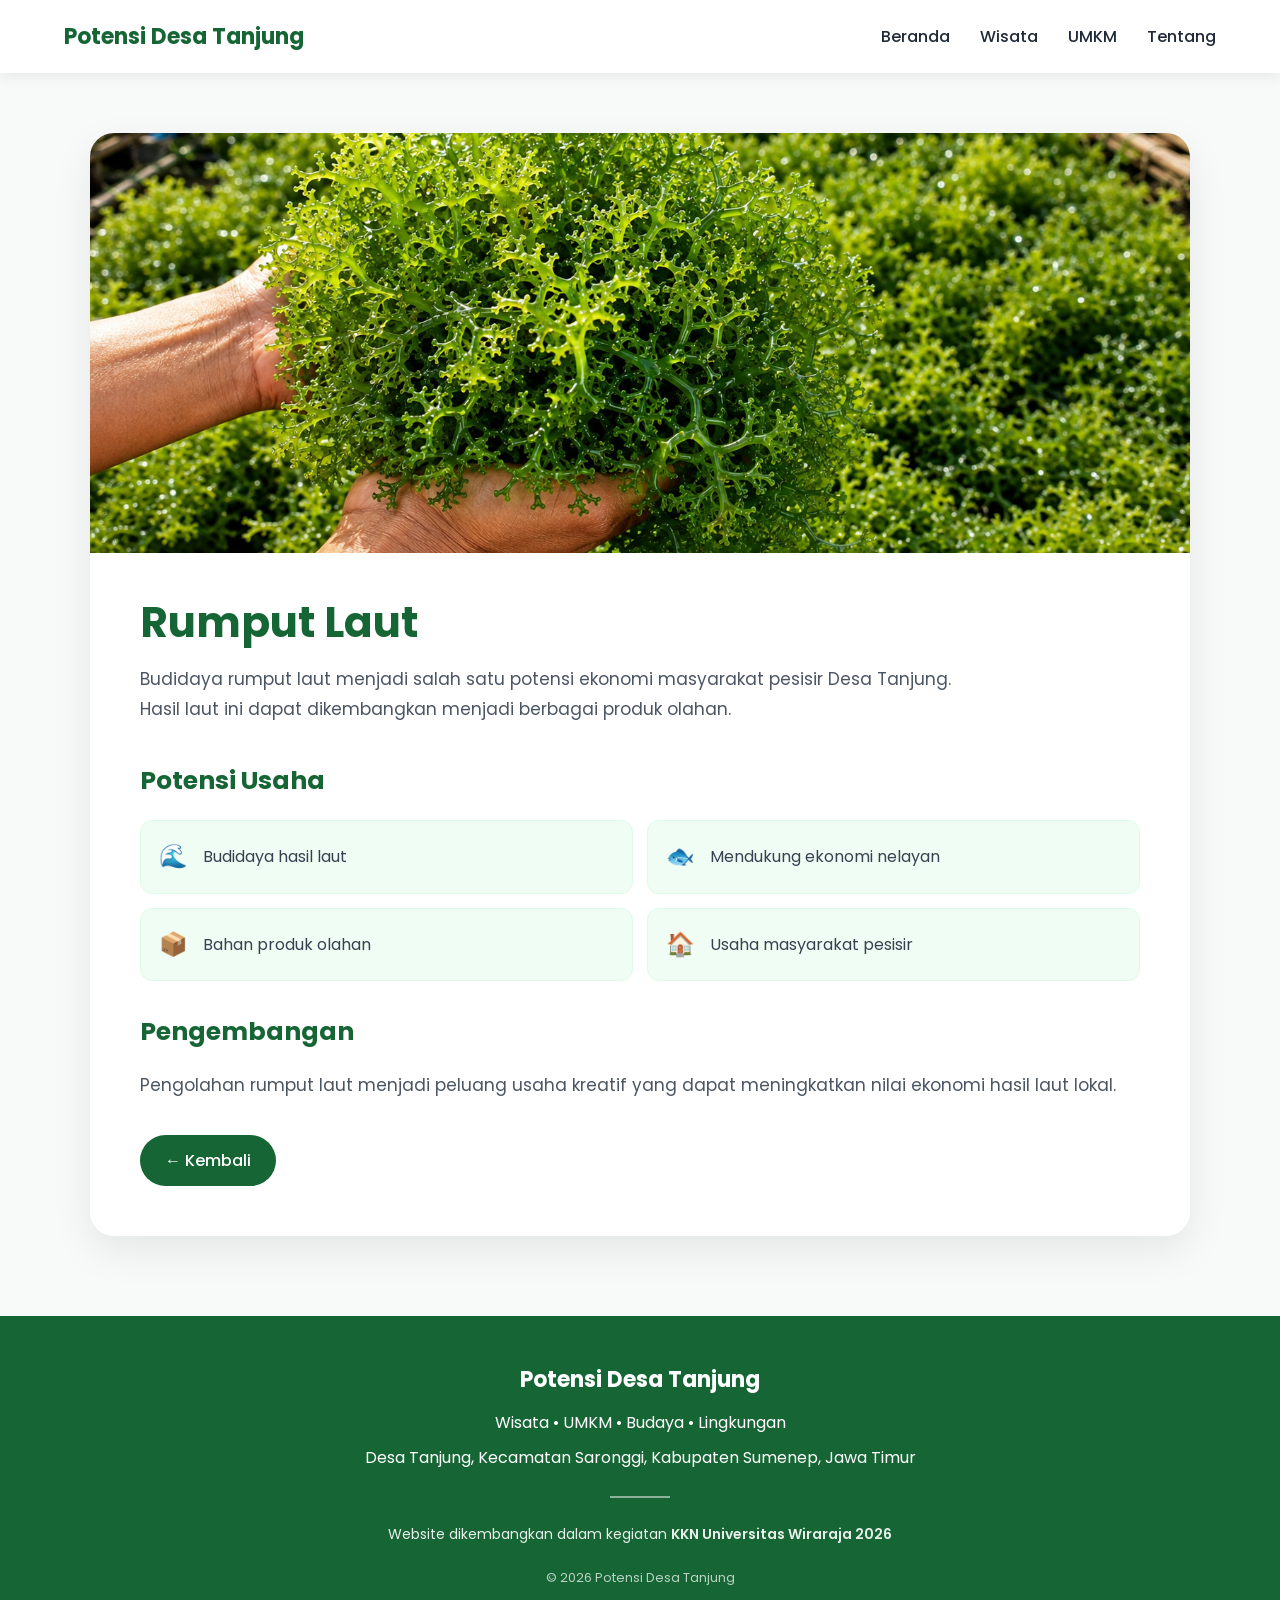
<file: detail/rumput-laut.html>
<!DOCTYPE html>
<html lang="id">

<head>

    <meta charset="UTF-8">
    <meta name="viewport" content="width=device-width, initial-scale=1.0">

    <meta name="description"
          content="Informasi UMKM Rumput Laut Desa Tanjung, Kecamatan Saronggi, Kabupaten Sumenep.">

    <title>Rumput Laut - Potensi Desa Tanjung</title>

    <link rel="preconnect" href="https://fonts.googleapis.com">
    <link rel="preconnect" href="https://fonts.gstatic.com" crossorigin>

    <link href="https://fonts.googleapis.com/css2?family=Poppins:wght@300;400;500;600;700&display=swap"
          rel="stylesheet">

    <link rel="stylesheet" href="../css/style.css">

</head>


<body>


<header>

    <nav class="navbar">

        <a href="../index.html" class="logo">
            Potensi Desa Tanjung
        </a>

        <div class="menu-toggle" id="menu-toggle">
            ☰
        </div>

        <ul class="nav-menu" id="nav-menu">

            <li><a href="../index.html">Beranda</a></li>
            <li><a href="../wisata.html">Wisata</a></li>
            <li><a href="../umkm.html">UMKM</a></li>
            <li><a href="../tentang.html">Tentang</a></li>

        </ul>

    </nav>

</header>


<main>

<section class="detail-page">

    <div class="detail-container">


        <div class="detail-image">

            <img
                src="../assets/umkm/rumput-laut.jpg"
                alt="Rumput Laut Desa Tanjung"
            >

        </div>


        <div class="detail-content">

            <h1>
                Rumput Laut
            </h1>


            <p class="detail-description">
                Budidaya rumput laut menjadi salah satu potensi ekonomi
                masyarakat pesisir Desa Tanjung. Hasil laut ini dapat
                dikembangkan menjadi berbagai produk olahan.
            </p>


            <div class="detail-block">

                <h2>
                    Potensi Usaha
                </h2>

                <div class="facility-list">

                    <div class="facility-item">
                        <span>🌊</span>
                        <p>Budidaya hasil laut</p>
                    </div>

                    <div class="facility-item">
                        <span>🐟</span>
                        <p>Mendukung ekonomi nelayan</p>
                    </div>

                    <div class="facility-item">
                        <span>📦</span>
                        <p>Bahan produk olahan</p>
                    </div>

                    <div class="facility-item">
                        <span>🏠</span>
                        <p>Usaha masyarakat pesisir</p>
                    </div>

                </div>

            </div>


            <div class="detail-block">

                <h2>
                    Pengembangan
                </h2>

                <p class="location-text">
                    Pengolahan rumput laut menjadi peluang usaha kreatif
                    yang dapat meningkatkan nilai ekonomi hasil laut lokal.
                </p>

            </div>


            <a href="../umkm.html" class="back-button">
                ← Kembali
            </a>

        </div>

    </div>

</section>

</main>

<footer>

    <div class="container footer-content">

        <h3>Potensi Desa Tanjung</h3>

        <p>
            Wisata • UMKM • Budaya • Lingkungan
        </p>

        <p>
            Desa Tanjung, Kecamatan Saronggi,
            Kabupaten Sumenep, Jawa Timur
        </p>

        <div class="footer-divider"></div>

        <p class="footer-kkn">
            Website dikembangkan dalam kegiatan
            <strong>KKN Universitas Wiraraja 2026</strong>
        </p>

        <p class="footer-copy">
            © 2026 Potensi Desa Tanjung
        </p>

    </div>

</footer>


<script src="../js/script.js"></script>

</body>

</html>
</file>
<file: css/style.css>
/* ===================================
   GLOBAL STYLE
=================================== */

* {
    margin: 0;
    padding: 0;
    box-sizing: border-box;
}


html {
    scroll-behavior: smooth;
}


body {
    font-family: 'Poppins', sans-serif;
    color: #1f2937;
    background: #ffffff;
    line-height: 1.7;
}


img {
    width: 100%;
    display: block;
    object-fit: cover;
}


a {
    text-decoration: none;
    color: inherit;
}


.container {
    width: 90%;
    max-width: 1200px;
    margin: auto;
}



.section {
    padding: 70px 0;
}



.section-title {
    text-align: center;
    margin-bottom: 40px;
    color: #166534;
    font-size: 32px;
}





/* ===================================
   NAVBAR
=================================== */


header {
    position: sticky;
    top: 0;
    z-index: 1000;
}


.navbar {

    background: white;

    display: flex;

    justify-content: space-between;

    align-items: center;

    padding: 18px 5%;

    box-shadow: 0 3px 15px rgba(0,0,0,0.08);

}



.logo {

    font-size: 22px;

    font-weight: 700;

    color: #166534;

}



.nav-menu {

    display: flex;

    list-style: none;

    gap: 30px;

}



.nav-menu a {

    font-weight: 500;

    transition: .3s;

}



.nav-menu a:hover {

    color: #22c55e;

}



.menu-toggle {

    display: none;

    font-size: 28px;

    cursor: pointer;

    color: #166534;

}







/* ===================================
   HERO
=================================== */


.hero {

    position: relative;

    height: 90vh;

    overflow: hidden;

}



.hero-image {

    height: 100%;

}



.hero-overlay {

    position: absolute;

    inset: 0;

    background:

    linear-gradient(

    rgba(0,0,0,.45),

    rgba(0,0,0,.55)

    );

}



.hero-content {

    position: absolute;

    top: 50%;

    left: 50%;

    transform: translate(-50%, -50%);

    color: white;

    text-align: center;

    width: 90%;

    max-width: 800px;

}



.hero-content h1 {

    font-size: 55px;

    margin-bottom: 20px;

}



.hero-content p {

    font-size: 18px;

    margin-bottom: 30px;

}





.hero-button {

    display: flex;

    justify-content: center;

    gap: 15px;

}





.btn-primary,
.btn-secondary {


    padding: 12px 28px;

    border-radius: 30px;

    font-weight: 600;

    transition: .3s;

}



.btn-primary {

    background: #22c55e;

    color: white;

}



.btn-primary:hover {

    background:#166534;

}



.btn-secondary {

    background:white;

    color:#166534;

}



.btn-secondary:hover {

    background:#dcfce7;

}









/* ===================================
   PAGE HEADER
=================================== */


.page-header {

    background:

    linear-gradient(

    135deg,

    #166534,

    #22c55e

    );

    color:white;

    text-align:center;

    padding:80px 20px;

}



.page-header h1 {

    font-size:40px;

    margin-bottom:15px;

}








/* ===================================
   CARD
=================================== */


.card-container {

    display:grid;

    grid-template-columns:

    repeat(auto-fit,minmax(280px,1fr));

    gap:30px;

}



.card {

    background:white;

    border-radius:18px;

    overflow:hidden;

    box-shadow:

    0 10px 25px rgba(0,0,0,.08);

    transition:.3s;

}



.card:hover {

    transform:translateY(-8px);

}



.card img {

    height:230px;

}



.card-content {

    padding:25px;

}



.card-content h3 {

    color:#166534;

    margin-bottom:12px;

}



.card-content p {

    margin-bottom:20px;

}



.card-button {


    display:inline-block;

    background:#166534;

    color:white;

    padding:10px 22px;

    border-radius:25px;

    transition:.3s;

}



.card-button:hover {

    background:#22c55e;

}







/* ===================================
   ABOUT
=================================== */


.about {

    background:#f0fdf4;

}



.about h2 {

    text-align:center;

    color:#166534;

    margin-bottom:20px;

}



.about p {

    text-align:center;

    max-width:850px;

    margin:auto;

}








/* ===================================
   PROFILE TENTANG
=================================== */


.profile-grid {

    display:grid;

    grid-template-columns:1fr 1fr;

    gap:50px;

    align-items:center;

}



.profile-image img {

    height:450px;

    border-radius:20px;

}



.profile-content h2 {

    color:#166534;

    margin-bottom:20px;

}



.profile-content h3 {

    color:#166534;

    margin-top:25px;

}



.list-potensi {

    margin-top:15px;

    list-style:none;

}



.list-potensi li {

    margin-bottom:10px;

}







/* ===================================
FOOTER
=================================== */

footer {
    background: #166534;
    color: white;
    padding: 45px 0 25px;
    text-align: center;
}

.footer-content h3 {
    margin-bottom: 10px;
    font-size: 22px;
}

.footer-content p {
    margin-bottom: 8px;
}

.footer-divider {
    width: 60px;
    height: 2px;
    background: rgba(255,255,255,.5);
    margin: 25px auto;
}

.footer-kkn {
    font-size: 14px;
    opacity: .9;
}

.footer-kkn strong {
    font-weight: 600;
}

.footer-copy {
    margin-top: 20px;
    font-size: 13px;
    opacity: .7;
}






/* ===================================
   ANIMATION SCROLL
=================================== */


.reveal {

    opacity:0;

    transform:translateY(40px);

    transition:all .8s ease;

}



.reveal.active {

    opacity:1;

    transform:translateY(0);

}







/* ===================================
   RESPONSIVE TABLET & MOBILE
=================================== */


@media(max-width:768px){


    .menu-toggle {

        display:block;

    }



    .nav-menu {


        position:absolute;

        top:70px;

        left:0;

        width:100%;

        background:white;

        flex-direction:column;

        align-items:center;

        padding:25px 0;

        gap:20px;


        transform:translateY(-150%);

        transition:.4s;

    }



    .nav-menu.active {

        transform:translateY(0);

    }




    .hero {

        height:80vh;

    }



    .hero-content h1 {

        font-size:35px;

    }



    .hero-content p {

        font-size:15px;

    }



    .hero-button {

        flex-direction:column;

    }



    .page-header h1 {

        font-size:32px;

    }



    .profile-grid {

        grid-template-columns:1fr;

    }



    .profile-image img {

        height:300px;

    }



    .section {

        padding:50px 0;

    }



}






@media(max-width:480px){


.logo {

    font-size:18px;

}



.card img {

    height:200px;

}



.hero-content h1 {

    font-size:30px;

}


}
/* ===================================
   DETAIL PAGE
=================================== */

.detail-page {
    padding: 60px 20px 80px;
    background: #f8faf9;
}

.detail-container {
    width: 90%;
    max-width: 1100px;
    margin: 0 auto;

    background: #ffffff;

    border-radius: 24px;
    overflow: hidden;

    box-shadow: 0 15px 40px rgba(0, 0, 0, 0.08);
}


/* ===================================
   DETAIL IMAGE
=================================== */

.detail-image {
    width: 100%;
    height: 420px;
    overflow: hidden;
}

.detail-image img {
    width: 100%;
    height: 100%;
    object-fit: cover;
}


/* ===================================
   DETAIL CONTENT
=================================== */

.detail-content {
    padding: 45px 50px 50px;
}

.detail-content h1 {
    margin-bottom: 15px;

    font-size: 42px;
    line-height: 1.2;

    color: #166534;
}

.detail-description {
    max-width: 850px;

    margin-bottom: 35px;

    font-size: 17px;
    line-height: 1.8;

    color: #4b5563;
}


/* ===================================
   DETAIL BLOCK
=================================== */

.detail-block {
    margin-top: 30px;
}

.detail-block h2 {
    margin-bottom: 18px;

    font-size: 25px;

    color: #166534;
}


/* ===================================
   FACILITY
=================================== */

.facility-list {
    display: grid;

    grid-template-columns: repeat(2, 1fr);

    gap: 14px;
}

.facility-item {
    display: flex;
    align-items: center;

    gap: 14px;

    padding: 16px 18px;

    background: #f0fdf4;

    border: 1px solid #dcfce7;

    border-radius: 12px;

    transition: .3s ease;
}

.facility-item:hover {
    transform: translateY(-3px);

    box-shadow: 0 8px 20px rgba(22, 101, 52, 0.08);
}

.facility-item span {
    min-width: 30px;
    font-size: 23px;
}

.facility-item p {
    margin: 0;

    font-size: 16px;

    color: #374151;
}


/* ===================================
   LOCATION
=================================== */

.location-text {
    margin: 0;

    font-size: 17px;
    line-height: 1.7;

    color: #4b5563;
}


/* ===================================
   BACK BUTTON
=================================== */

.back-button {
    display: inline-flex;
    align-items: center;

    margin-top: 35px;

    padding: 12px 25px;

    background: #166534;
    color: white;

    border-radius: 30px;

    font-size: 16px;
    font-weight: 500;

    transition: .3s ease;
}

.back-button:hover {
    background: #22c55e;

    transform: translateY(-2px);
}


/* ===================================
   DETAIL RESPONSIVE
=================================== */

@media (max-width: 768px) {

    .detail-page {
        padding: 35px 15px 60px;
    }

    .detail-container {
        width: 100%;
        border-radius: 20px;
    }

    .detail-image {
        height: 300px;
    }

    .detail-content {
        padding: 30px 25px 35px;
    }

    .detail-content h1 {
        font-size: 32px;
    }

    .detail-description {
        font-size: 16px;
    }

    .facility-list {
        grid-template-columns: 1fr;
    }

}


@media (max-width: 480px) {

    .detail-page {
        padding: 25px 10px 50px;
    }

    .detail-image {
        height: 230px;
    }

    .detail-content {
        padding: 25px 20px 30px;
    }

    .detail-content h1 {
        font-size: 28px;
    }

}
</file>
